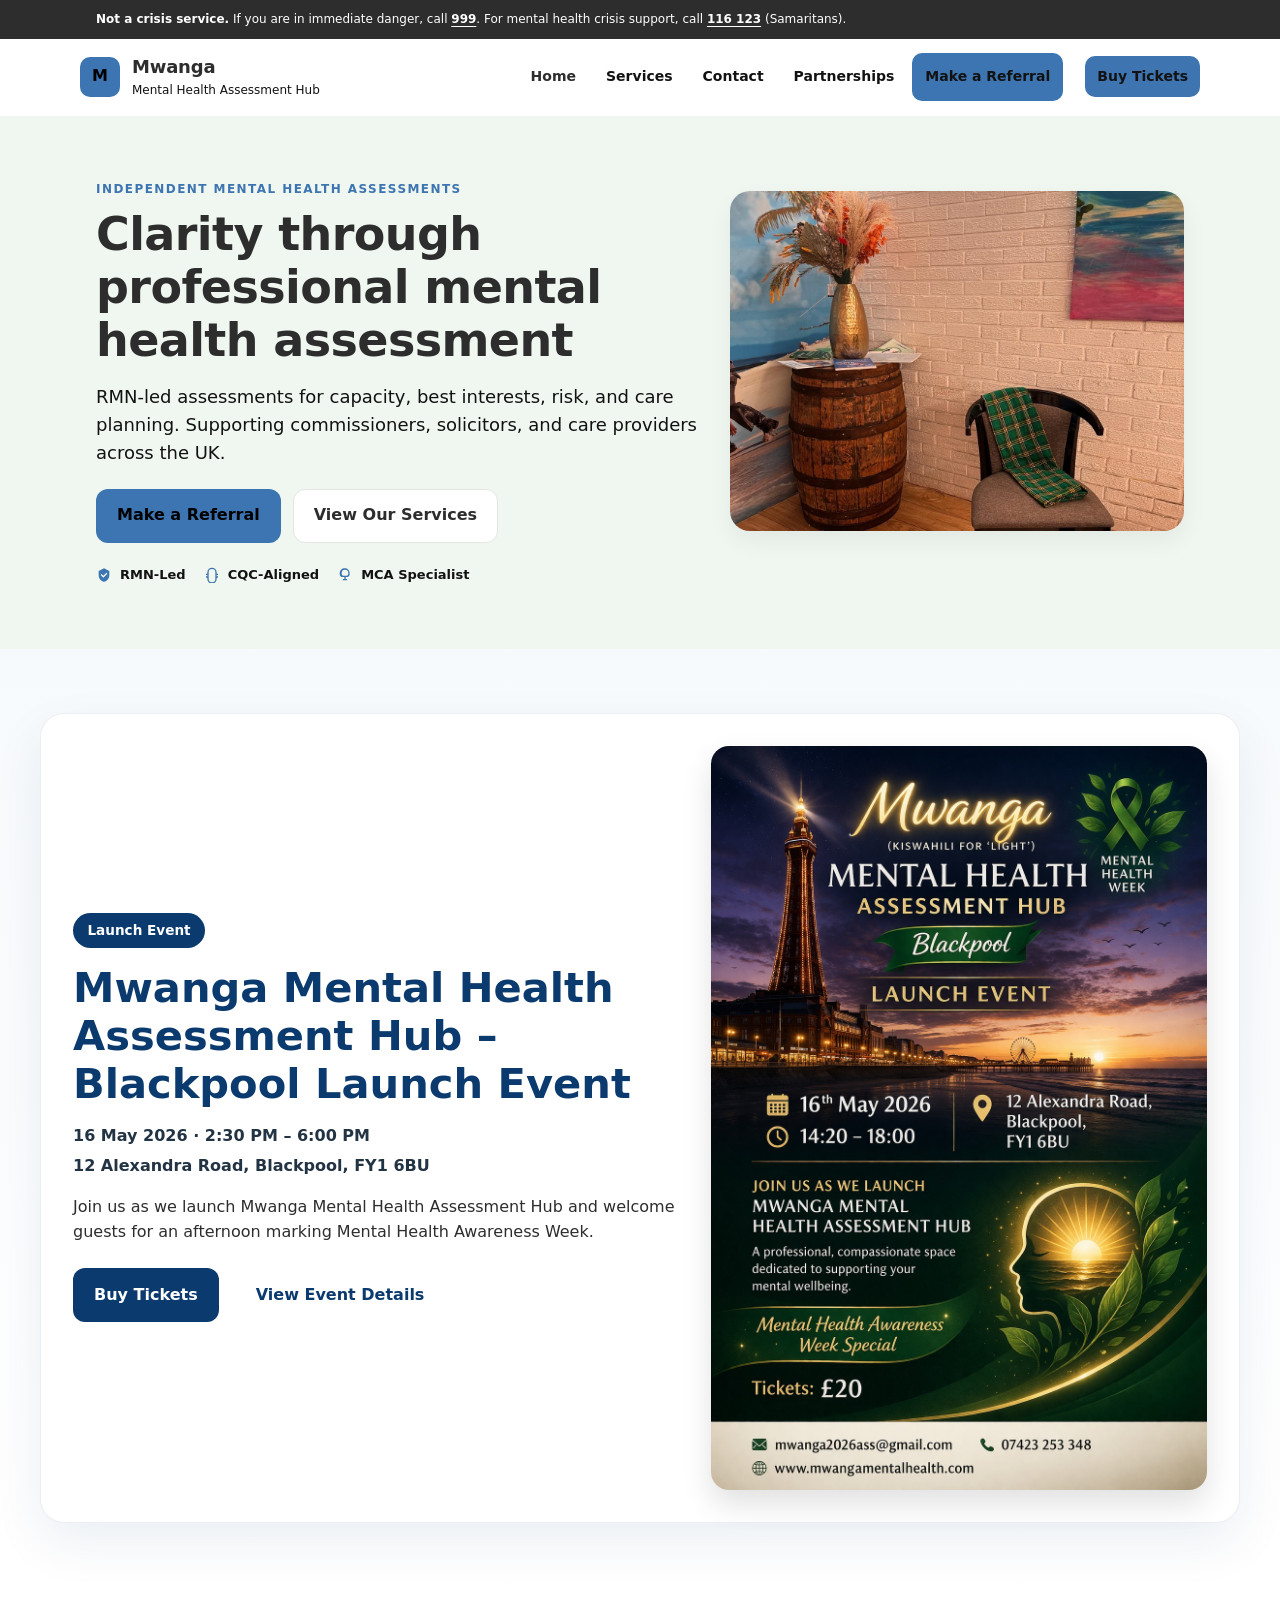
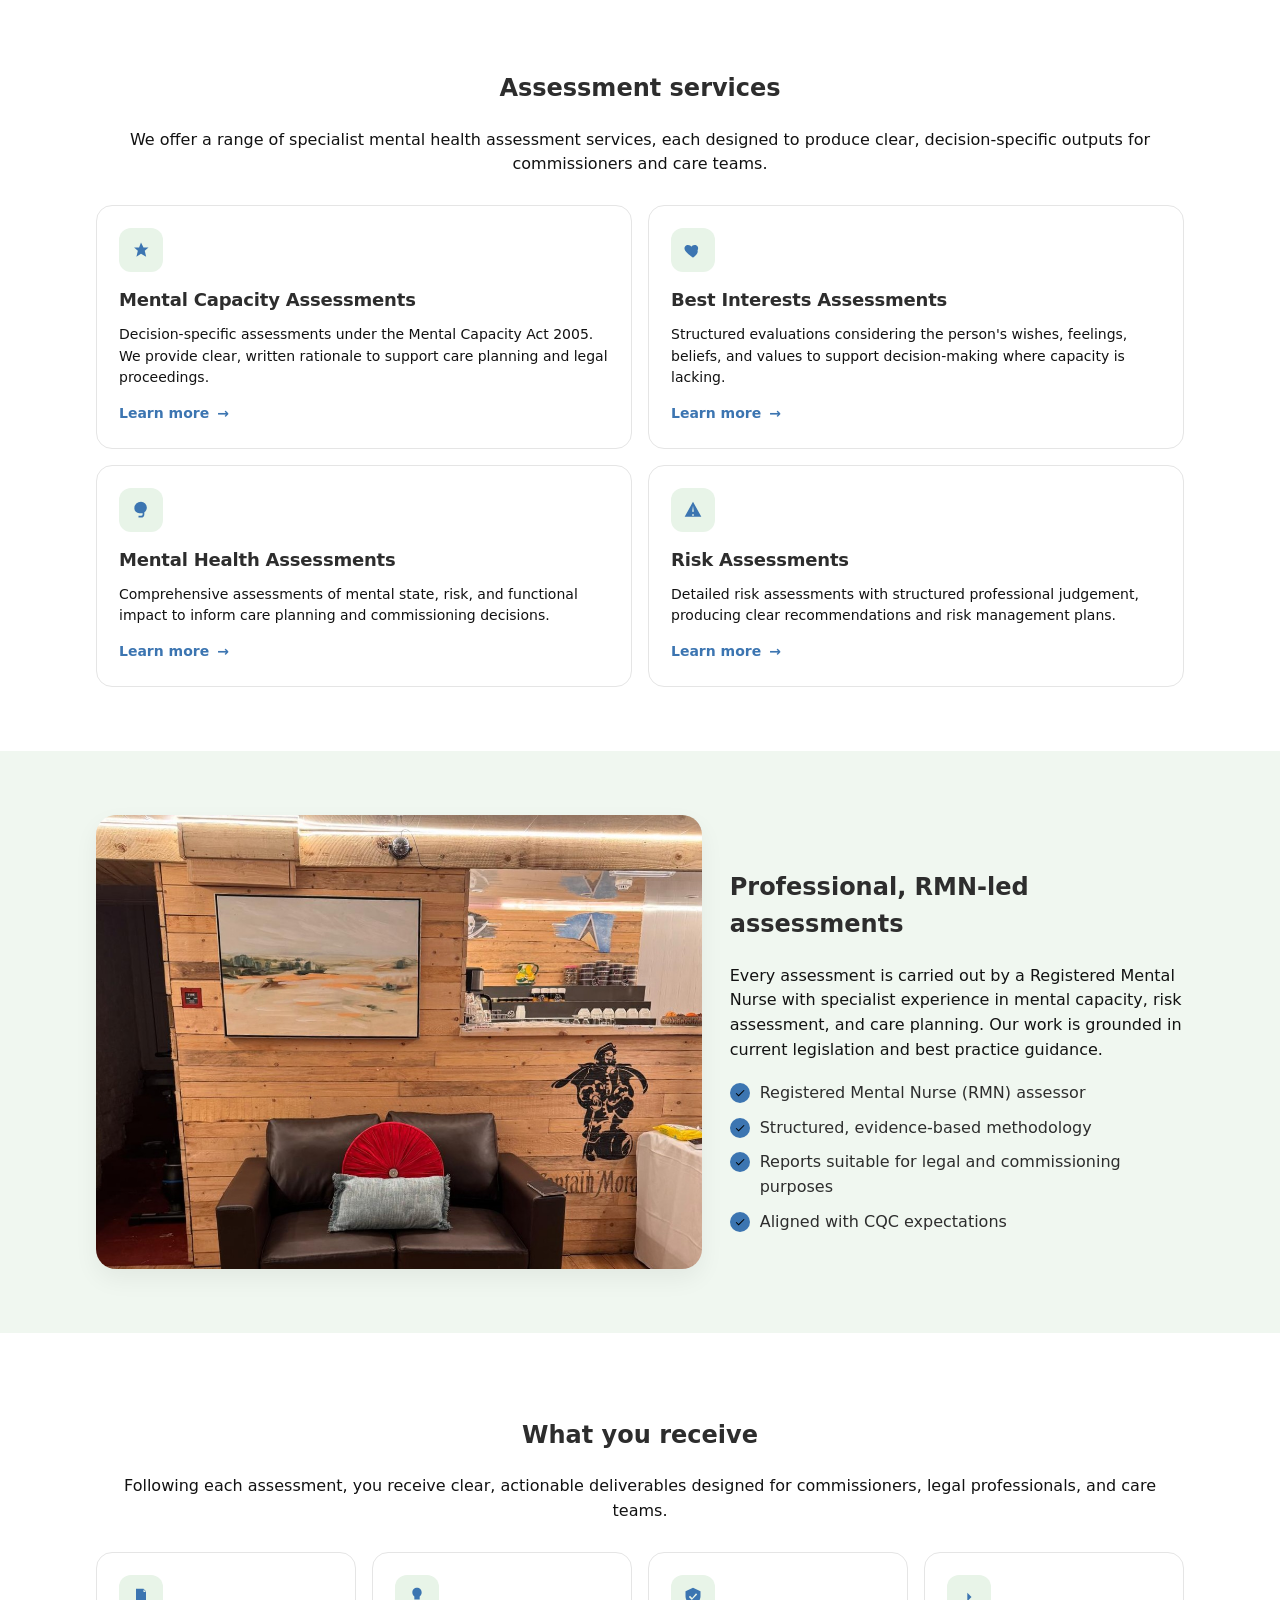
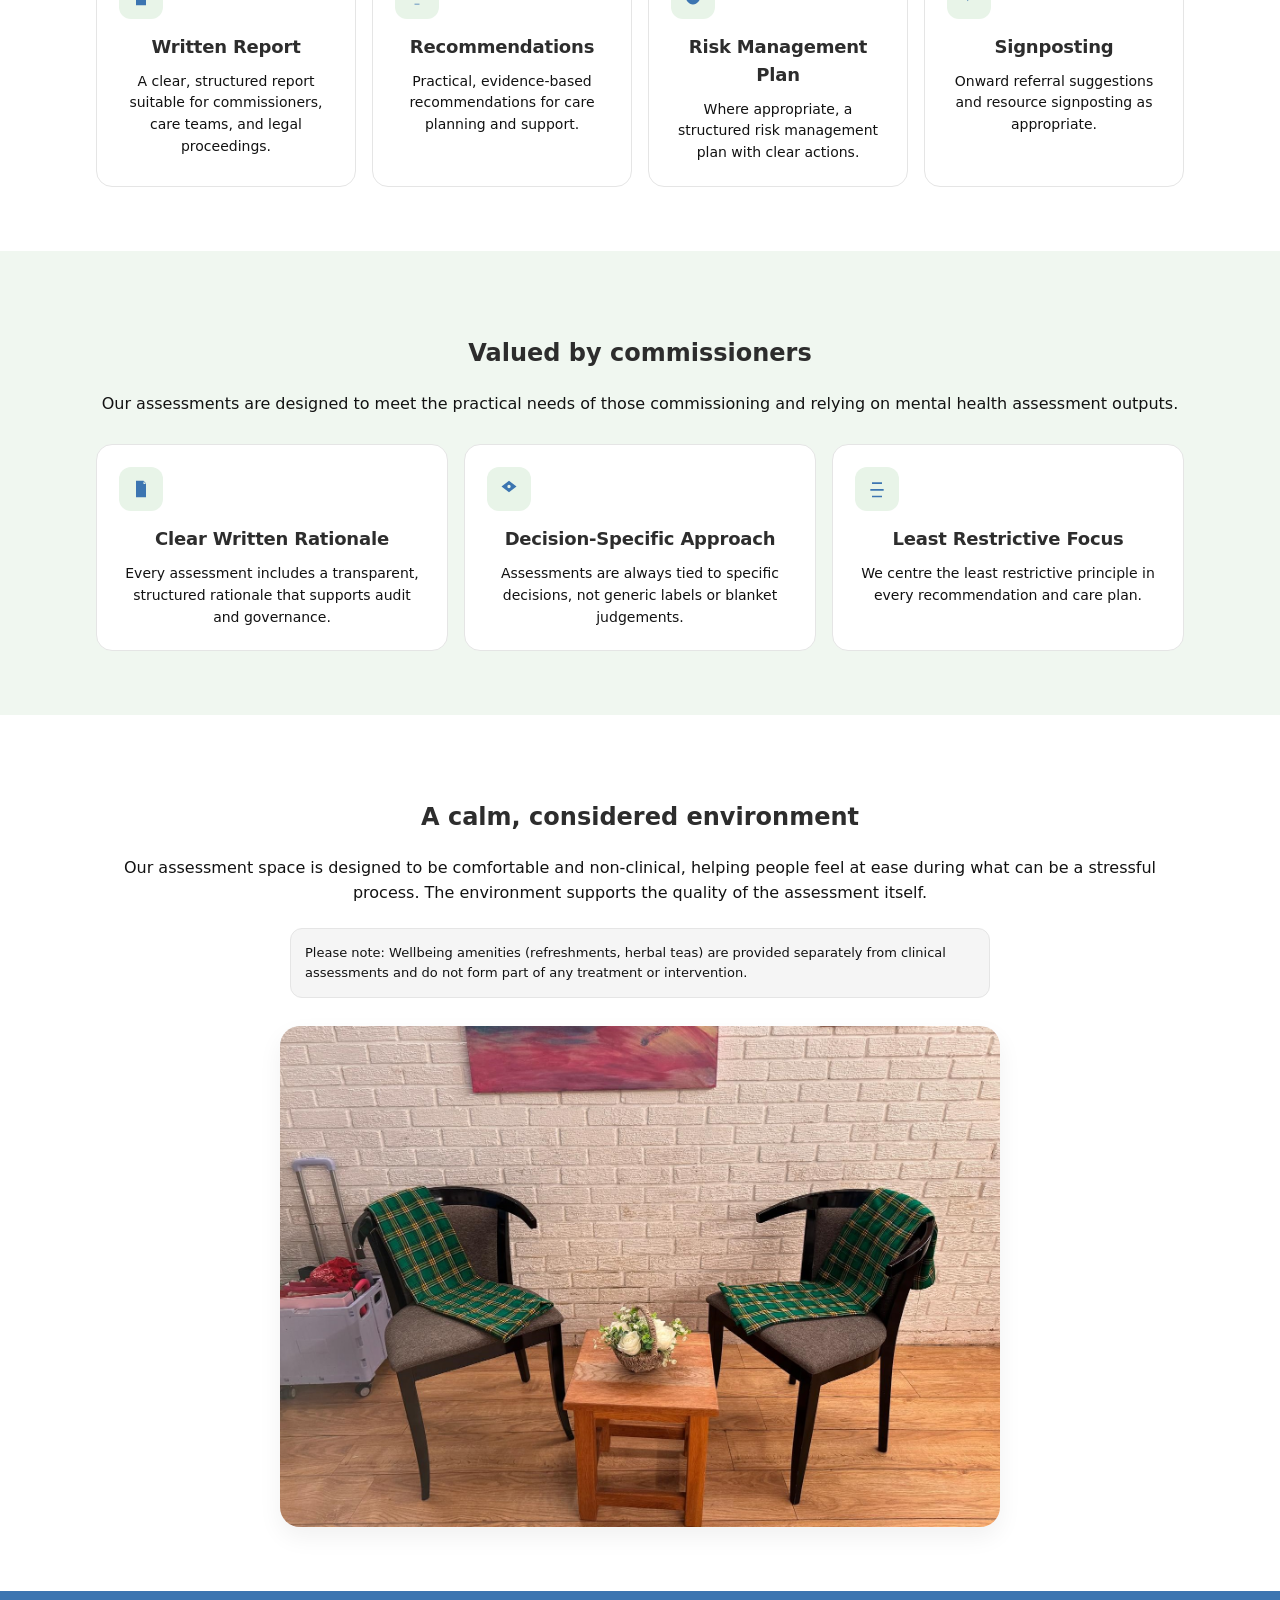
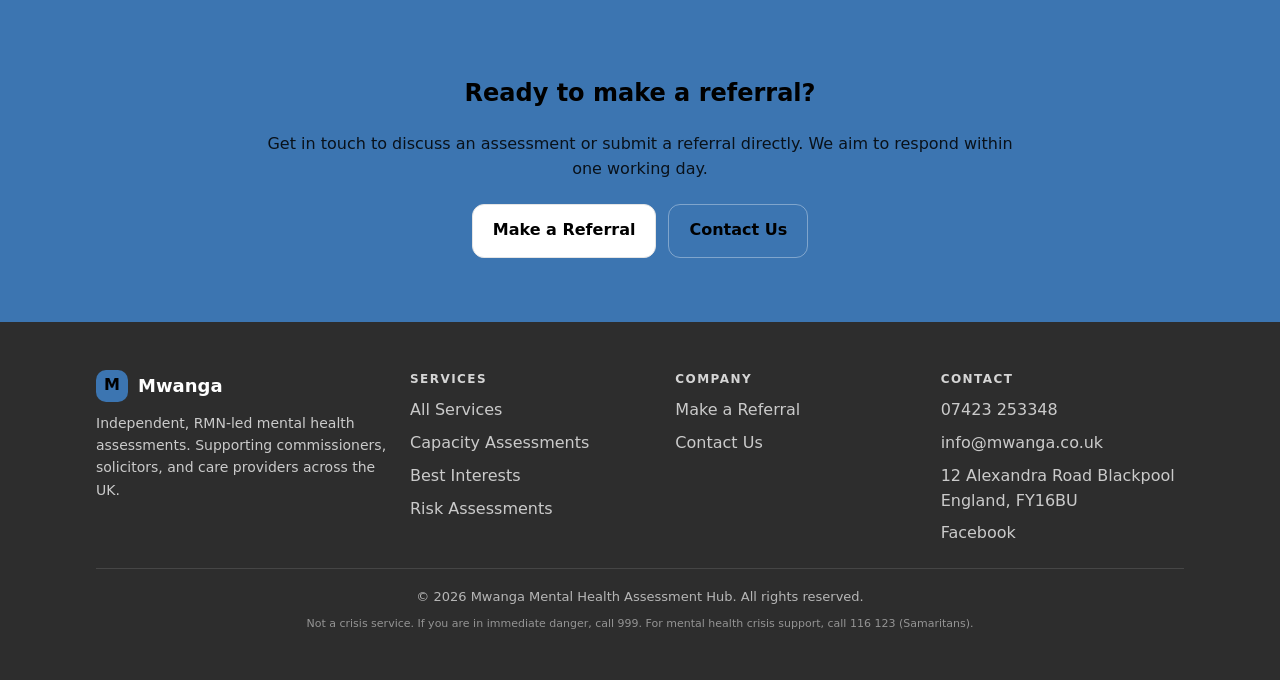
<file: index.html>
<!doctype html>
<html lang="en-GB">
<head>
  <meta charset="utf-8" />
  <meta name="viewport" content="width=device-width, initial-scale=1" />
  <title>Mwanga Mental Health Assessment Hub | Independent Mental Health Assessments</title>
  <meta name="description" content="Independent, RMN-led mental health assessments. Capacity assessments, best interests, risk assessments, and care planning. Supporting commissioners, solicitors, and care providers across the UK." />
  <meta name="keywords" content="mental health assessment, RMN, capacity assessment, risk assessment, best interests, MCA, care planning, commissioning" />

  <meta property="og:title" content="Mwanga Mental Health Assessment Hub" />
  <meta property="og:description" content="Independent, RMN-led mental health assessments with clear written outcomes." />
  <meta property="og:type" content="website" />
  <meta property="og:locale" content="en_GB" />

  <link rel="stylesheet" href="css/styles.css">
  <link rel="icon" href="assets/favicon2.png" type="image/png">
  <link rel="icon" href="/Mwanga/assets/favicon2.png" type="image/png">

  <script type="application/ld+json">
  {
    "@context": "https://schema.org",
    "@type": "MedicalBusiness",
    "name": "Mwanga Mental Health Assessment Hub",
    "description": "Independent, RMN-led mental health assessments with clear written outcomes in Blackpool, Lancashire.",
    "address": {
      "@type": "PostalAddress",
      "streetAddress": "12 Alexandra Road",
      "addressLocality": "Blackpool",
      "addressRegion": "Lancashire",
      "postalCode": "FY1 6BU",
      "addressCountry": "GB"
    },
    "areaServed": {"@type": "Place", "name": "Blackpool, Lancashire"},
    "sameAs": [
      "https://www.facebook.com/people/Mwanga-Mental-Health-Assessment-Hub-Blackpool/61588089440884/"
    ]
  }
  </script>
</head>
<body>
  <a class="skip-link" href="#main-content">Skip to main content</a>

  <div class="crisis" role="note" aria-label="Crisis information">
    <div class="container">
      <strong>Not a crisis service.</strong>
      <span> If you are in immediate danger, call </span><a href="tel:999">999</a><span>. For mental health crisis support, call </span><a href="tel:116123">116 123</a><span> (Samaritans).</span>
    </div>
  </div>

  <header class="header" role="banner">
    <div class="container header__inner">
      <a class="brand" href="index.html" aria-label="Mwanga home">
        <div class="brand__mark" aria-hidden="true">M</div>
        <div>
          <div class="brand__name">Mwanga</div>
          <div class="brand__tag">Mental Health Assessment Hub</div>
        </div>
      </a>

      <nav class="nav" aria-label="Main navigation">
        <a href="index.html" aria-current="page">Home</a>
        <a href="services.html">Services</a>
        <a href="contact.html">Contact</a>
        <a href="investment.html">Partnerships</a>
        <a class="btn btn--primary" href="referrals.html">Make a Referral</a>
          
        
        <!-- TICKETS -->
        <a
  class="nav-ticket-btn"
  href="https://www.tickettailor.com/events/dredah/2131671"
  target="_blank"
  rel="noopener noreferrer"
>
  Buy Tickets
</a>

      </nav>

      <button class="menu-btn" type="button" data-menu-btn aria-label="Open menu" aria-expanded="false">
        <svg viewBox="0 0 24 24" aria-hidden="true"><path d="M4 6h16v2H4zM4 11h16v2H4zM4 16h16v2H4z"/></svg>
      </button>
    </div>

    <div class="mobile" data-mobile-nav>
      <div class="container">
        <div class="stack" role="navigation" aria-label="Mobile navigation">
          <a href="index.html" aria-current="page">Home</a>
          <a href="services.html">Services</a>
          <a href="contact.html">Contact</a>
          <a href="investment.html">Partnerships</a>
          <a class="btn btn--primary" href="referrals.html">Make a Referral</a>

            <!-- TICKETS -->
        <a
  class="nav-ticket-btn"
  href="https://www.tickettailor.com/events/dredah/2131671"
  target="_blank"
  rel="noopener noreferrer"
>
  Buy Tickets
</a>

        </div>
      </div>
    </div>
  </header>

  <main id="main-content">
    <!-- Hero -->
    <section class="section section--secondary hero" aria-label="Hero">
      <div class="container">
        <div class="hero__grid">
          <div>
            <div class="hero__kicker">Independent Mental Health Assessments</div>
            <h1 class="hero__title">Clarity through professional mental health assessment</h1>
            <p class="hero__lead">RMN-led assessments for capacity, best interests, risk, and care planning. Supporting commissioners, solicitors, and care providers across the UK.</p>
            <div class="hero__actions">
              <a class="btn btn--primary" href="referrals.html">Make a Referral</a>
              <a class="btn btn--ghost" href="services.html">View Our Services</a>
            </div>
          </div>

          <div class="hero__img" aria-label="Calm seating area image">
            <img src="assets/Barrel3.jpg" alt="Calm seating area at Mwanga Mental Health Assessment Hub with comfortable chairs and natural decor" loading="eager" />
          </div>
        </div>

        <div class="badges" aria-label="Trust badges">
          <div class="badge">
            <svg viewBox="0 0 24 24" aria-hidden="true"><path d="M12 2l8 4v6c0 5-3.4 9.6-8 10-4.6-.4-8-5-8-10V6l8-4zm-1 14l6-6-1.4-1.4L11 13.2 8.4 10.6 7 12l4 4z"/></svg>
            RMN-Led
          </div>
          <div class="badge">
            <svg viewBox="0 0 24 24" aria-hidden="true"><path d="M12 1a7 7 0 00-7 7v2H3v2h2v2H3v2h2v2a7 7 0 0014 0v-2h2v-2h-2v-2h2v-2h-2V8a7 7 0 00-7-7zm5 7v10a5 5 0 01-10 0V8a5 5 0 0110 0z"/></svg>
            CQC-Aligned
          </div>
          <div class="badge">
            <svg viewBox="0 0 24 24" aria-hidden="true"><path d="M12 2a7 7 0 017 7v1a5 5 0 01-5 5h-1v3h2v2H9v-2h2v-3H9a5 5 0 01-5-5V9a7 7 0 017-7zm-5 8a3 3 0 003 3h4a3 3 0 003-3V9a5 5 0 10-10 0v1z"/></svg>
            MCA Specialist
          </div>
        </div>
      </div>
    </section>

 <!-- TICKETS SECTION -->

<section class="launch-event-section">
  <div class="launch-event-card">
    <div class="launch-event-text">
      <span class="launch-badge">Launch Event</span>
      <h2>Mwanga Mental Health Assessment Hub – Blackpool Launch Event</h2>
      <p class="launch-meta">16 May 2026 · 2:30 PM – 6:00 PM</p>
      <p class="launch-meta">12 Alexandra Road, Blackpool, FY1 6BU</p>
      <p>
        Join us as we launch Mwanga Mental Health Assessment Hub and welcome guests
        for an afternoon marking Mental Health Awareness Week.
      </p>

      <div class="launch-actions">
        <a
          class="btn btn-primary"
          href="https://www.tickettailor.com/events/dredah/2131671"
          target="_blank"
          rel="noopener noreferrer"
        >
          Buy Tickets
        </a>

        <a
          class="btn btn-secondary"
          href="https://www.tickettailor.com/events/dredah/2131671"
          target="_blank"
          rel="noopener noreferrer"
        >
          View Event Details
        </a>
      </div>
    </div>

    <div class="launch-event-image">
      <img
        src="assets/poster.jpeg"
        alt="Mwanga Mental Health Assessment Hub launch event poster"
      />
    </div>
  </div>
</section>






    <!-- Assessment services -->
    <section class="section" aria-labelledby="services-heading">
      <div class="container">
        <div class="center">
          <h2 id="services-heading">Assessment services</h2>
          <p class="muted">We offer a range of specialist mental health assessment services, each designed to produce clear, decision-specific outputs for commissioners and care teams.</p>
        </div>

        <div class="grid grid--2" style="margin-top:28px">
          <article class="card card--hover">
            <div class="icon" aria-hidden="true">
              <svg viewBox="0 0 24 24"><path d="M12 3l3 6h6l-4.5 4 1.7 7-6.2-3.6L6.5 20 8.2 13 3.7 9h6z"/></svg>
            </div>
            <h3>Mental Capacity Assessments</h3>
            <p>Decision-specific assessments under the Mental Capacity Act 2005. We provide clear, written rationale to support care planning and legal proceedings.</p>
            <a class="link" href="services.html#capacity">Learn more <span aria-hidden="true">→</span></a>
          </article>

          <article class="card card--hover">
            <div class="icon" aria-hidden="true">
              <svg viewBox="0 0 24 24"><path d="M12 21s-7-4.4-9.5-8.5C.7 9.1 2.6 6 6 6c2 0 3.2 1 4 2 0 0 1.5-2 4-2 3.4 0 5.3 3.1 3.5 6.5C19 16.6 12 21 12 21z"/></svg>
            </div>
            <h3>Best Interests Assessments</h3>
            <p>Structured evaluations considering the person's wishes, feelings, beliefs, and values to support decision-making where capacity is lacking.</p>
            <a class="link" href="services.html#best-interests">Learn more <span aria-hidden="true">→</span></a>
          </article>

          <article class="card card--hover">
            <div class="icon" aria-hidden="true">
              <svg viewBox="0 0 24 24"><path d="M12 2a7 7 0 017 7c0 2.4-1.2 4.5-3 5.8V17a4 4 0 01-4 4H9v-2h3a2 2 0 002-2v-1H10a6 6 0 01-6-6 8 8 0 018-8z"/></svg>
            </div>
            <h3>Mental Health Assessments</h3>
            <p>Comprehensive assessments of mental state, risk, and functional impact to inform care planning and commissioning decisions.</p>
            <a class="link" href="services.html#mental-health">Learn more <span aria-hidden="true">→</span></a>
          </article>

          <article class="card card--hover">
            <div class="icon" aria-hidden="true">
              <svg viewBox="0 0 24 24"><path d="M12 2l10 18H2L12 2zm0 5l-1 7h2l-1-7zm-1 10v2h2v-2h-2z"/></svg>
            </div>
            <h3>Risk Assessments</h3>
            <p>Detailed risk assessments with structured professional judgement, producing clear recommendations and risk management plans.</p>
            <a class="link" href="services.html#risk">Learn more <span aria-hidden="true">→</span></a>
          </article>
        </div>
      </div>
    </section>

    <!-- Professional -->
    <section class="section section--secondary" aria-labelledby="professional-heading">
      <div class="container">
        <div class="hero__grid">
          <div class="hero__img">
            <img src="assets/sofa3.jpg  " alt="Assessment room resources and information available at Mwanga" loading="lazy" />
          </div>
          <div>
            <h2 id="professional-heading">Professional, RMN-led assessments</h2>
            <p class="muted">Every assessment is carried out by a Registered Mental Nurse with specialist experience in mental capacity, risk assessment, and care planning. Our work is grounded in current legislation and best practice guidance.</p>
            <ul class="ticklist">
              <li><span class="tick" aria-hidden="true"><svg viewBox="0 0 24 24"><path d="M9.2 16.2L4.8 11.8 3.4 13.2l5.8 5.8L21 7.2 19.6 5.8z"/></svg></span><span>Registered Mental Nurse (RMN) assessor</span></li>
              <li><span class="tick" aria-hidden="true"><svg viewBox="0 0 24 24"><path d="M9.2 16.2L4.8 11.8 3.4 13.2l5.8 5.8L21 7.2 19.6 5.8z"/></svg></span><span>Structured, evidence-based methodology</span></li>
              <li><span class="tick" aria-hidden="true"><svg viewBox="0 0 24 24"><path d="M9.2 16.2L4.8 11.8 3.4 13.2l5.8 5.8L21 7.2 19.6 5.8z"/></svg></span><span>Reports suitable for legal and commissioning purposes</span></li>
              <li><span class="tick" aria-hidden="true"><svg viewBox="0 0 24 24"><path d="M9.2 16.2L4.8 11.8 3.4 13.2l5.8 5.8L21 7.2 19.6 5.8z"/></svg></span><span>Aligned with CQC expectations</span></li>
            </ul>
          </div>
        </div>
      </div>
    </section>

    <!-- Deliverables -->
    <section class="section" aria-labelledby="deliverables-heading">
      <div class="container">
        <div class="center">
          <h2 id="deliverables-heading">What you receive</h2>
          <p class="muted">Following each assessment, you receive clear, actionable deliverables designed for commissioners, legal professionals, and care teams.</p>
        </div>

        <div class="grid grid--4" style="margin-top:28px">
          <div class="card center">
            <div class="icon" aria-hidden="true"><svg viewBox="0 0 24 24"><path d="M6 2h9l3 3v17H6V2zm9 1v3h3"/></svg></div>
            <h3>Written Report</h3>
            <p>A clear, structured report suitable for commissioners, care teams, and legal proceedings.</p>
          </div>
          <div class="card center">
            <div class="icon" aria-hidden="true"><svg viewBox="0 0 24 24"><path d="M9 21h6v-1H9v1zm3-20C8.9 1 6.4 3.5 6.4 6.6c0 1.9 1 3.6 2.4 4.7V15h6.4v-3.7c1.4-1.1 2.4-2.8 2.4-4.7C17.6 3.5 15.1 1 12 1z"/></svg></div>
            <h3>Recommendations</h3>
            <p>Practical, evidence-based recommendations for care planning and support.</p>
          </div>
          <div class="card center">
            <div class="icon" aria-hidden="true"><svg viewBox="0 0 24 24"><path d="M12 1l9 4v6c0 5-3.8 9.4-9 10-5.2-.6-9-5-9-10V5l9-4zm-1 14l6-6-1.4-1.4L11 13.2 8.4 10.6 7 12l4 4z"/></svg></div>
            <h3>Risk Management Plan</h3>
            <p>Where appropriate, a structured risk management plan with clear actions.</p>
          </div>
          <div class="card center">
            <div class="icon" aria-hidden="true"><svg viewBox="0 0 24 24"><path d="M10 17l5-5-5-5v10z"/></svg></div>
            <h3>Signposting</h3>
            <p>Onward referral suggestions and resource signposting as appropriate.</p>
          </div>
        </div>
      </div>
    </section>

    <!-- Commissioners -->
    <section class="section section--secondary" aria-labelledby="commissioners-heading">
      <div class="container">
        <div class="center">
          <h2 id="commissioners-heading">Valued by commissioners</h2>
          <p class="muted">Our assessments are designed to meet the practical needs of those commissioning and relying on mental health assessment outputs.</p>
        </div>

        <div class="grid grid--3" style="margin-top:28px">
          <div class="card center">
            <div class="icon" aria-hidden="true"><svg viewBox="0 0 24 24"><path d="M6 2h9l3 3v17H6V2zm9 1v3h3M8 11h8v2H8v-2zm0 4h8v2H8v-2z"/></svg></div>
            <h3>Clear Written Rationale</h3>
            <p>Every assessment includes a transparent, structured rationale that supports audit and governance.</p>
          </div>
          <div class="card center">
            <div class="icon" aria-hidden="true"><svg viewBox="0 0 24 24"><path d="M12 2l9 7-9 7-9-7 9-7zm0 9a2 2 0 100-4 2 2 0 000 4z"/></svg></div>
            <h3>Decision-Specific Approach</h3>
            <p>Assessments are always tied to specific decisions, not generic labels or blanket judgements.</p>
          </div>
          <div class="card center">
            <div class="icon" aria-hidden="true"><svg viewBox="0 0 24 24"><path d="M4 12h16v2H4v-2zm2-8h12v2H6V4zm0 16h12v2H6v-2z"/></svg></div>
            <h3>Least Restrictive Focus</h3>
            <p>We centre the least restrictive principle in every recommendation and care plan.</p>
          </div>
        </div>
      </div>
    </section>

    <!-- Environment -->
    <section class="section" aria-labelledby="environment-heading">
      <div class="container">
        <div class="center">
          <h2 id="environment-heading">A calm, considered environment</h2>
          <p class="muted">Our assessment space is designed to be comfortable and non-clinical, helping people feel at ease during what can be a stressful process. The environment supports the quality of the assessment itself.</p>
        </div>

        <div class="note">
          Please note: Wellbeing amenities (refreshments, herbal teas) are provided separately from clinical assessments and do not form part of any treatment or intervention.
        </div>

        <div style="max-width:720px;margin:28px auto 0;border-radius:20px;overflow:hidden;box-shadow:var(--shadow)">
          <img src="assets/Chair2.jpg" alt="Comfortable chair with tartan throw in the Mwanga assessment room" loading="lazy" />
        </div>
      </div>
    </section>

    <!-- CTA -->
    <section class="section section--primary" aria-labelledby="cta-heading">
      <div class="container center">
        <h2 id="cta-heading">Ready to make a referral?</h2>
        <p style="margin:10px auto 0;max-width:760px;opacity:.85">Get in touch to discuss an assessment or submit a referral directly. We aim to respond within one working day.</p>
        <div style="margin-top:22px;display:flex;gap:12px;justify-content:center;flex-wrap:wrap">
          <a class="btn btn--ghost" href="referrals.html">Make a Referral</a>
          <a class="btn btn--outline-on-primary" href="contact.html">Contact Us</a>
        </div>
      </div>
    </section>
  </main>

  <footer class="footer" role="contentinfo">
    <div class="container">
      <div class="footer__grid">
        <div>
          <div style="display:flex;align-items:center;gap:10px">
            <div class="brand__mark" style="width:32px;height:32px;border-radius:10px">M</div>
            <div style="font-weight:900;font-size:18px">Mwanga</div>
          </div>
          <p>Independent, RMN-led mental health assessments. Supporting commissioners, solicitors, and care providers across the UK.</p>
        </div>

        <div>
          <h4>Services</h4>
          <ul>
            <li><a href="services.html">All Services</a></li>
            <li><a href="services.html#capacity">Capacity Assessments</a></li>
            <li><a href="services.html#best-interests">Best Interests</a></li>
            <li><a href="services.html#risk">Risk Assessments</a></li>
          </ul>
        </div>

        <div>
          <h4>Company</h4>
          <ul>
            <li><a href="referrals.html">Make a Referral</a></li>
            <li><a href="contact.html">Contact Us</a></li>
          </ul>
        </div>

        <div>
          <h4>Contact</h4>
          <ul>
            <li><a href="tel:07423253348">07423 253348</a></li>
            <li><a href="mailto:info@mwanga.co.uk">info@mwanga.co.uk</a></li>
            <li><span style="opacity:.75">12 Alexandra Road Blackpool England, FY16BU</span></li>
            <li>
              <a target="_blank" rel="noopener noreferrer" href="https://www.facebook.com/people/Mwanga-Mental-Health-Assessment-Hub-Blackpool/61588089440884/?mibextid=wwXIfr&rdid=ek3K7pGIb8u2QrM5&share_url=https%3A%2F%2Fwww.facebook.com%2Fshare%2F1C7jdo4sgL%2F%3Fmibextid%3DwwXIfr">Facebook</a>
            </li>
          </ul>
        </div>
      </div>

      <div class="footer__bottom">
        <div>© 2026 Mwanga Mental Health Assessment Hub. All rights reserved.</div>
        <small>Not a crisis service. If you are in immediate danger, call 999. For mental health crisis support, call 116 123 (Samaritans).</small>
      </div>
    </div>
  </footer>

  <div class="bottom-bar" aria-label="Mobile quick actions">
    <a href="referrals.html" aria-label="Refer">
      <svg viewBox="0 0 24 24" aria-hidden="true"><path d="M6 2h9l3 3v17H6V2zm9 1v3h3M8 11h8v2H8v-2zm0 4h8v2H8v-2z"/></svg>
      Refer
    </a>
    <a href="tel:07423253348" aria-label="Call">
      <svg viewBox="0 0 24 24" aria-hidden="true"><path d="M6.6 10.8c1.4 2.8 3.8 5.2 6.6 6.6l2.2-2.2c.3-.3.8-.4 1.2-.2 1 .4 2 .6 3.1.6.7 0 1.3.6 1.3 1.3V21c0 .7-.6 1.3-1.3 1.3C10.1 22.3 1.7 13.9 1.7 3.3 1.7 2.6 2.3 2 3 2h3.6c.7 0 1.3.6 1.3 1.3 0 1.1.2 2.1.6 3.1.1.4 0 .9-.2 1.2l-2.7 3.2z"/></svg>
      Call
    </a>
  </div>

  <button class="to-top" type="button" data-to-top aria-label="Back to top">
    <svg viewBox="0 0 24 24" aria-hidden="true"><path d="M12 5l7 7-1.4 1.4L13 8.8V20h-2V8.8L6.4 13.4 5 12l7-7z"/></svg>
  </button>

  <script src="js/main.js"></script>
</body>
</html>
</file>
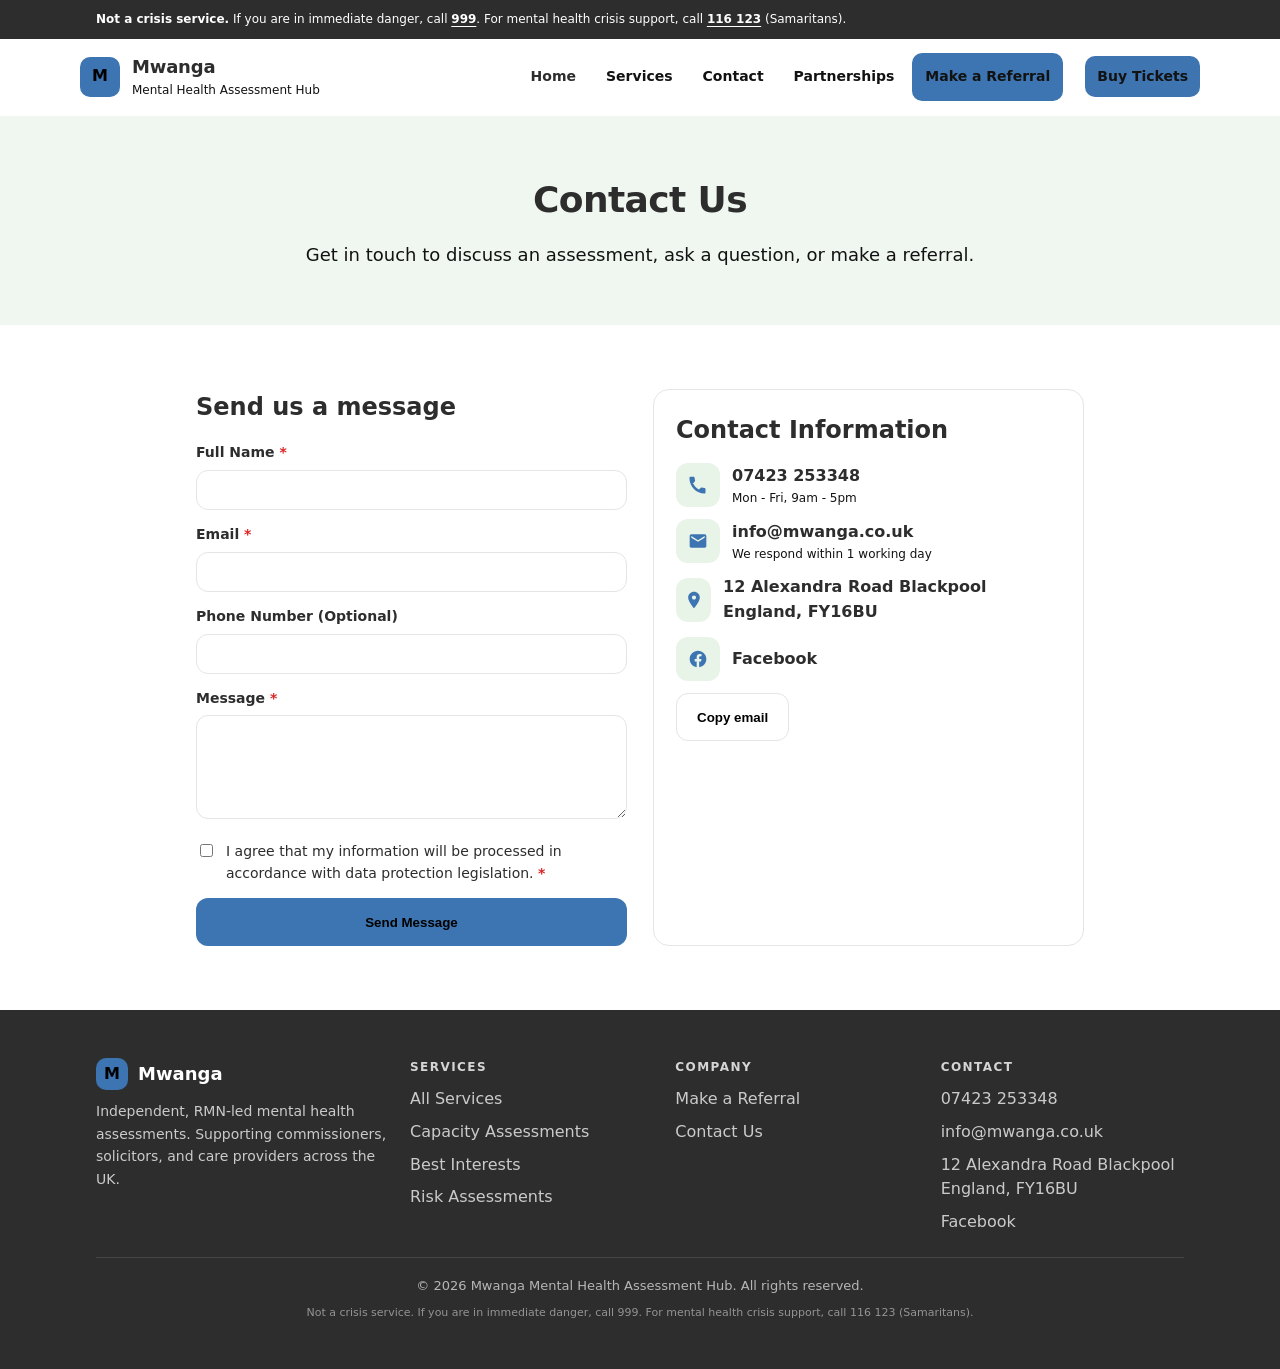
<file: contact.html>
<!doctype html>
<html lang="en-GB">
<head>
  <meta charset="utf-8" />
  <meta name="viewport" content="width=device-width, initial-scale=1" />
  <title>Contact Us | Mwanga Mental Health Assessment Hub</title>
  <meta name="description" content="Get in touch to discuss an assessment, ask a question, or make a referral." />
  <link rel="stylesheet" href="css/styles.css" />


</head>
<body>
  <a class="skip-link" href="#main-content">Skip to main content</a>

  <div class="crisis" role="note" aria-label="Crisis information">
    <div class="container">
      <strong>Not a crisis service.</strong>
      <span> If you are in immediate danger, call </span><a href="tel:999">999</a><span>. For mental health crisis support, call </span><a href="tel:116123">116 123</a><span> (Samaritans).</span>
    </div>
  </div>

  <header class="header" role="banner">
    <div class="container header__inner">
      <a class="brand" href="index.html" aria-label="Mwanga home">
        <div class="brand__mark" aria-hidden="true">M</div>
        <div>
          <div class="brand__name">Mwanga</div>
          <div class="brand__tag">Mental Health Assessment Hub</div>
        </div>
      </a>

      <nav class="nav" aria-label="Main navigation">
        <a href="index.html" aria-current="page">Home</a>
        <a href="services.html">Services</a>
        <a href="contact.html">Contact</a>
        <a href="investment.html">Partnerships</a>
        <a class="btn btn--primary" href="referrals.html">Make a Referral</a>
          
        
        <!-- TICKETS -->
        <a
  class="nav-ticket-btn"
  href="https://www.tickettailor.com/events/dredah/2131671"
  target="_blank"
  rel="noopener noreferrer"
>
  Buy Tickets
</a>

      </nav>

      <button class="menu-btn" type="button" data-menu-btn aria-label="Open menu" aria-expanded="false">
        <svg viewBox="0 0 24 24" aria-hidden="true"><path d="M4 6h16v2H4zM4 11h16v2H4zM4 16h16v2H4z"/></svg>
      </button>
    </div>

    <div class="mobile" data-mobile-nav>
      <div class="container">
        <div class="stack" role="navigation" aria-label="Mobile navigation">
          <a href="index.html" aria-current="page">Home</a>
          <a href="services.html">Services</a>
          <a href="contact.html">Contact</a>
          <a href="investment.html">Partnerships</a>
          <a class="btn btn--primary" href="referrals.html">Make a Referral</a>

            <!-- TICKETS -->
        <a
  class="nav-ticket-btn"
  href="https://www.tickettailor.com/events/dredah/2131671"
  target="_blank"
  rel="noopener noreferrer"
>
  Buy Tickets
</a>

        </div>
      </div>
    </div>
  </header>

  <main id="main-content">
    <section class="section section--secondary pagehead">
      <div class="container center">
        <h1>Contact Us</h1>
        <p>Get in touch to discuss an assessment, ask a question, or make a referral.</p>
      </div>
    </section>

    <section class="section">
      <div class="container" style="max-width:920px">
        <div class="grid grid--2" style="gap:26px">

          <div>
            <h2 style="margin:0">Send us a message</h2>
            <form class="form" data-mailto-form data-mailto-to="info@mwanga.co.uk" data-mailto-subject="Contact from website" style="margin-top:16px">
              <div class="field">
                <label for="fullName">Full Name <span class="req">*</span></label>
                <input id="fullName" name="fullName" type="text" required data-mailto data-mailto-label="Name" />
              </div>
              <div class="field">
                <label for="email">Email <span class="req">*</span></label>
                <input id="email" name="email" type="email" required data-mailto data-mailto-label="Email" />
              </div>
              <div class="field">
                <label for="phone">Phone Number (Optional)</label>
                <input id="phone" name="phone" type="tel" data-mailto data-mailto-label="Phone" />
              </div>
              <div class="field">
                <label for="message">Message <span class="req">*</span></label>
                <textarea id="message" name="message" rows="5" required data-mailto data-mailto-label="Message"></textarea>
              </div>
              <label class="checkbox">
                <input type="checkbox" name="dataProtection" required data-mailto data-mailto-label="Data protection agreed" />
                <span>I agree that my information will be processed in accordance with data protection legislation. <span class="req">*</span></span>
              </label>
              <button class="btn btn--primary" type="submit" style="width:100%">Send Message</button>
            </form>
          </div>

          <div class="card">
            <h2 style="margin:0">Contact Information</h2>
            <div style="margin-top:14px;display:flex;flex-direction:column;gap:12px">
              <a href="tel:07423253348" style="text-decoration:none">
                <div style="display:flex;gap:12px;align-items:center">
                  <div class="icon" style="margin:0" aria-hidden="true"><svg viewBox="0 0 24 24"><path d="M6.6 10.8c1.4 2.8 3.8 5.2 6.6 6.6l2.2-2.2c.3-.3.8-.4 1.2-.2 1 .4 2 .6 3.1.6.7 0 1.3.6 1.3 1.3V21c0 .7-.6 1.3-1.3 1.3C10.1 22.3 1.7 13.9 1.7 3.3 1.7 2.6 2.3 2 3 2h3.6c.7 0 1.3.6 1.3 1.3 0 1.1.2 2.1.6 3.1.1.4 0 .9-.2 1.2l-2.7 3.2z"/></svg></div>
                  <div>
                    <div style="font-weight:900">07423 253348</div>
                    <div class="muted" style="font-size:12px">Mon - Fri, 9am - 5pm</div>
                  </div>
                </div>
              </a>

              <a href="mailto:info@mwanga.co.uk" style="text-decoration:none">
                <div style="display:flex;gap:12px;align-items:center">
                  <div class="icon" style="margin:0" aria-hidden="true"><svg viewBox="0 0 24 24"><path d="M20 4H4c-1.1 0-2 .9-2 2v12c0 1.1.9 2 2 2h16c1.1 0 2-.9 2-2V6c0-1.1-.9-2-2-2zm0 4l-8 5-8-5V6l8 5 8-5v2z"/></svg></div>
                  <div>
                    <div style="font-weight:900">info@mwanga.co.uk</div>
                    <div class="muted" style="font-size:12px">We respond within 1 working day</div>
                  </div>
                </div>
              </a>

              <div style="display:flex;gap:12px;align-items:center">
                <div class="icon" style="margin:0" aria-hidden="true"><svg viewBox="0 0 24 24"><path d="M12 2c-3.9 0-7 3.1-7 7 0 5.3 7 13 7 13s7-7.7 7-13c0-3.9-3.1-7-7-7zm0 9.5c-1.4 0-2.5-1.1-2.5-2.5S10.6 6.5 12 6.5s2.5 1.1 2.5 2.5S13.4 11.5 12 11.5z"/></svg></div>
                <div>
                  <div style="font-weight:900">12 Alexandra Road Blackpool England, FY16BU</div>
                </div>
              </div>

              <div style="display:flex;gap:12px;align-items:center">
                <div class="icon" style="margin:0" aria-hidden="true"><svg viewBox="0 0 24 24"><path d="M22 12c0-5.5-4.5-10-10-10S2 6.5 2 12c0 5 3.7 9.1 8.4 9.9V15H8v-3h2.4V9.8c0-2.4 1.4-3.8 3.7-3.8 1.1 0 2.2.2 2.2.2v2.4H15c-1.2 0-1.6.8-1.6 1.6V12h2.7l-.4 3h-2.3v6.9C18.3 21.1 22 17 22 12z"/></svg></div>
                <div>
                  <a target="_blank" rel="noopener noreferrer" href="https://www.facebook.com/people/Mwanga-Mental-Health-Assessment-Hub-Blackpool/61588089440884/?mibextid=wwXIfr&rdid=ek3K7pGIb8u2QrM5&share_url=https%3A%2F%2Fwww.facebook.com%2Fshare%2F1C7jdo4sgL%2F%3Fmibextid%3DwwXIfr" style="font-weight:900;text-decoration:none">Facebook</a>
                </div>
              </div>

              <button class="btn btn--ghost" type="button" data-copy-email="info@mwanga.co.uk" style="width:fit-content">Copy email</button>
            </div>
          </div>

        </div>
      </div>
    </section>
  </main>

  <footer class="footer" role="contentinfo">
    <div class="container">
      <div class="footer__grid">
        <div>
          <div style="display:flex;align-items:center;gap:10px">
            <div class="brand__mark" style="width:32px;height:32px;border-radius:10px">M</div>
            <div style="font-weight:900;font-size:18px">Mwanga</div>
          </div>
          <p>Independent, RMN-led mental health assessments. Supporting commissioners, solicitors, and care providers across the UK.</p>
        </div>

        <div>
          <h4>Services</h4>
          <ul>
            <li><a href="services.html">All Services</a></li>
            <li><a href="services.html#capacity">Capacity Assessments</a></li>
            <li><a href="services.html#best-interests">Best Interests</a></li>
            <li><a href="services.html#risk">Risk Assessments</a></li>
          </ul>
        </div>

        <div>
          <h4>Company</h4>
          <ul>
            <li><a href="referrals.html">Make a Referral</a></li>
            <li><a href="contact.html">Contact Us</a></li>
          </ul>
        </div>

        <div>
          <h4>Contact</h4>
          <ul>
            <li><a href="tel:07423253348">07423 253348</a></li>
            <li><a href="mailto:info@mwanga.co.uk">info@mwanga.co.uk</a></li>
            <li><span style="opacity:.75">12 Alexandra Road Blackpool England, FY16BU</span></li>
            <li>
              <a target="_blank" rel="noopener noreferrer" href="https://www.facebook.com/people/Mwanga-Mental-Health-Assessment-Hub-Blackpool/61588089440884/?mibextid=wwXIfr&rdid=ek3K7pGIb8u2QrM5&share_url=https%3A%2F%2Fwww.facebook.com%2Fshare%2F1C7jdo4sgL%2F%3Fmibextid%3DwwXIfr">Facebook</a>
            </li>
          </ul>
        </div>
      </div>

      <div class="footer__bottom">
        <div>© 2026 Mwanga Mental Health Assessment Hub. All rights reserved.</div>
        <small>Not a crisis service. If you are in immediate danger, call 999. For mental health crisis support, call 116 123 (Samaritans).</small>
      </div>
    </div>
  </footer>

  <div class="bottom-bar" aria-label="Mobile quick actions">
    <a href="referrals.html" aria-label="Refer">
      <svg viewBox="0 0 24 24" aria-hidden="true"><path d="M6 2h9l3 3v17H6V2zm9 1v3h3M8 11h8v2H8v-2zm0 4h8v2H8v-2z"/></svg>
      Refer
    </a>
    <a href="tel:07423253348" aria-label="Call">
      <svg viewBox="0 0 24 24" aria-hidden="true"><path d="M6.6 10.8c1.4 2.8 3.8 5.2 6.6 6.6l2.2-2.2c.3-.3.8-.4 1.2-.2 1 .4 2 .6 3.1.6.7 0 1.3.6 1.3 1.3V21c0 .7-.6 1.3-1.3 1.3C10.1 22.3 1.7 13.9 1.7 3.3 1.7 2.6 2.3 2 3 2h3.6c.7 0 1.3.6 1.3 1.3 0 1.1.2 2.1.6 3.1.1.4 0 .9-.2 1.2l-2.7 3.2z"/></svg>
      Call
    </a>
  </div>

  <button class="to-top" type="button" data-to-top aria-label="Back to top">
    <svg viewBox="0 0 24 24" aria-hidden="true"><path d="M12 5l7 7-1.4 1.4L13 8.8V20h-2V8.8L6.4 13.4 5 12l7-7z"/></svg>
  </button>

  <script src="js/main.js"></script>
</body>
</html>
</file>
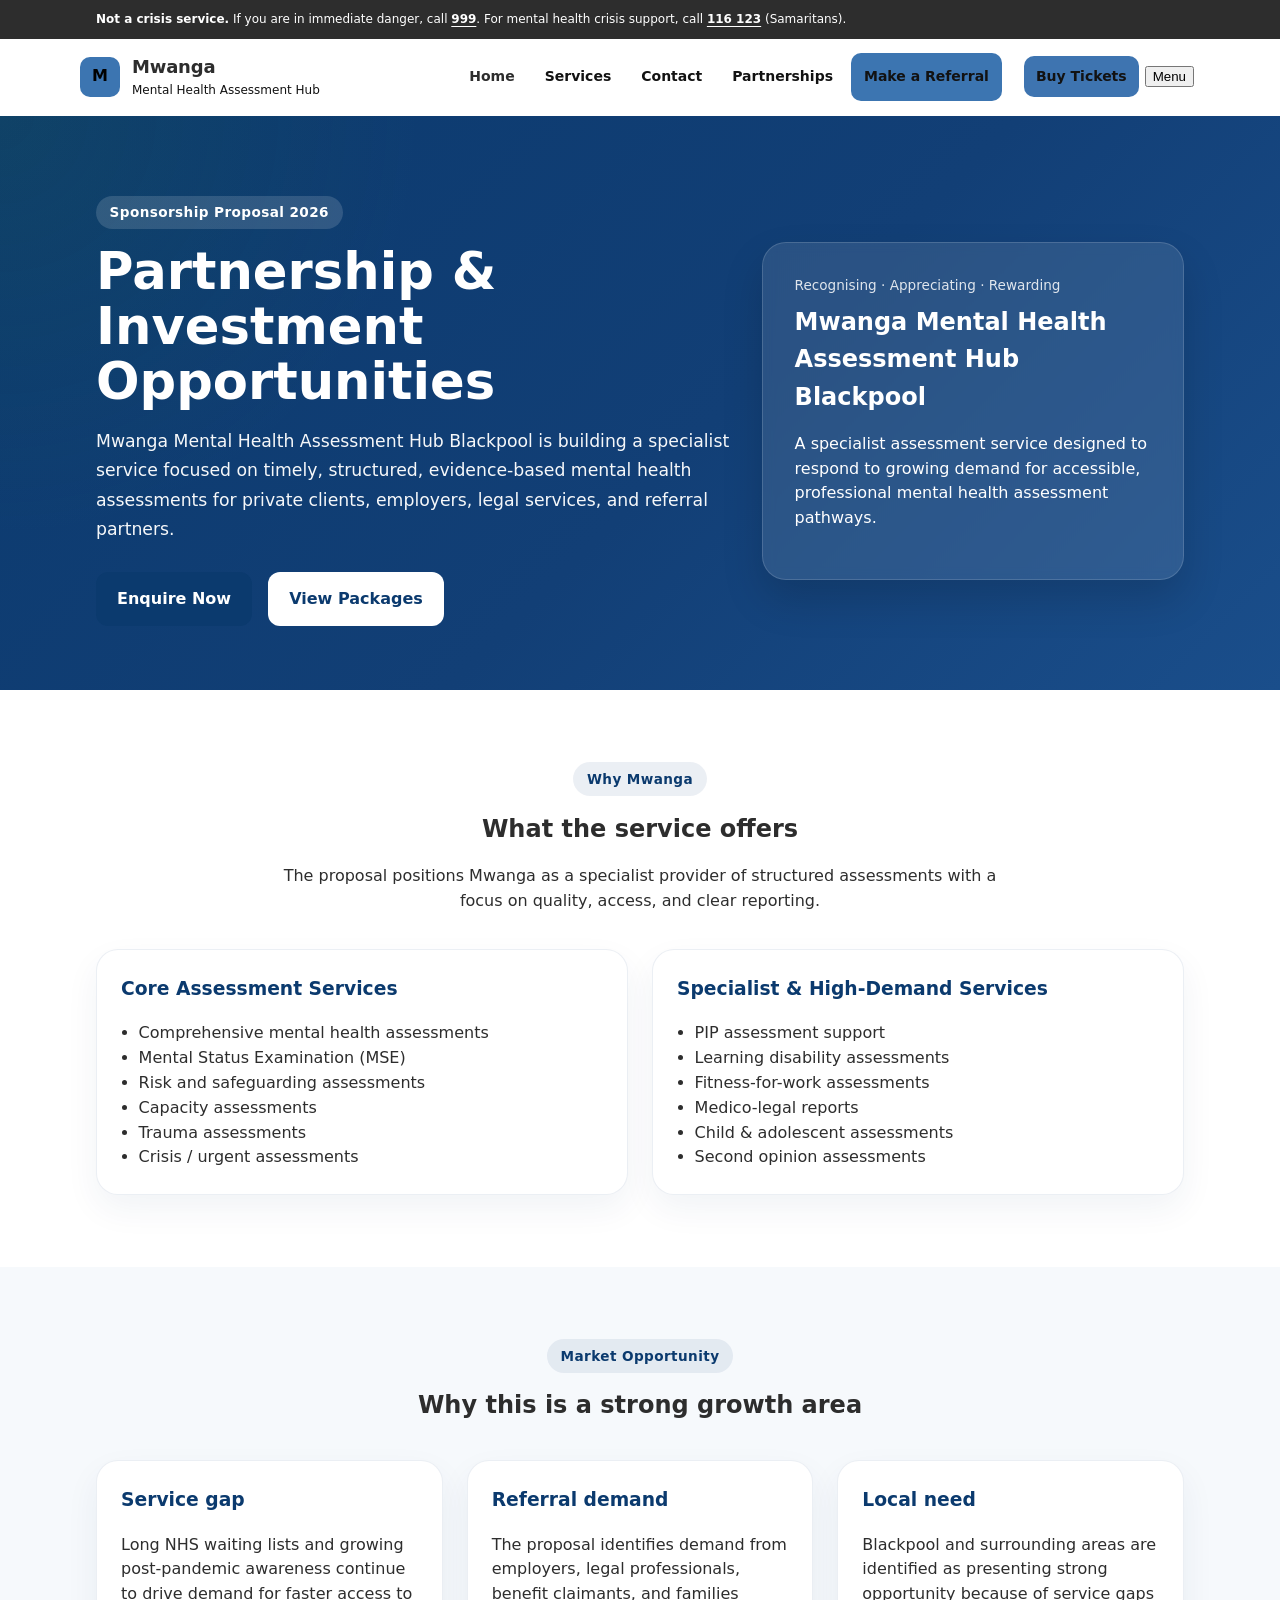
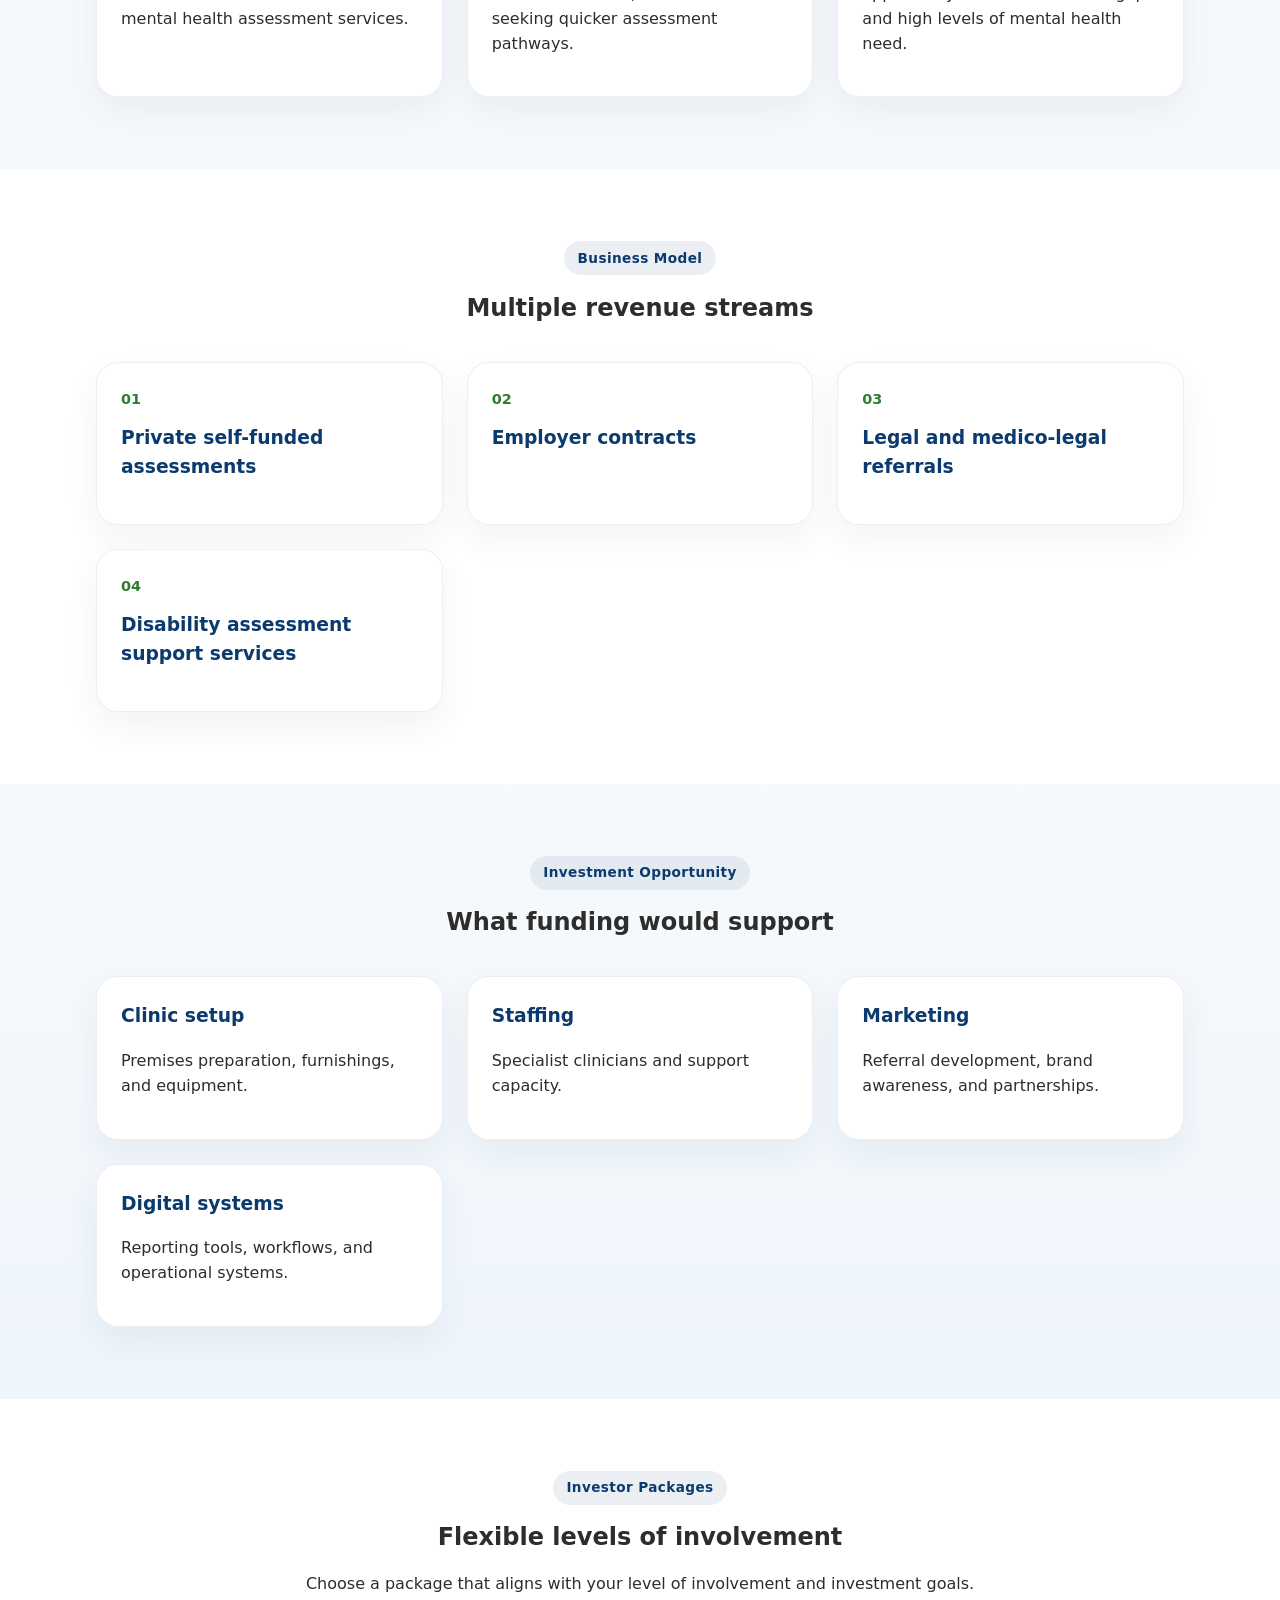
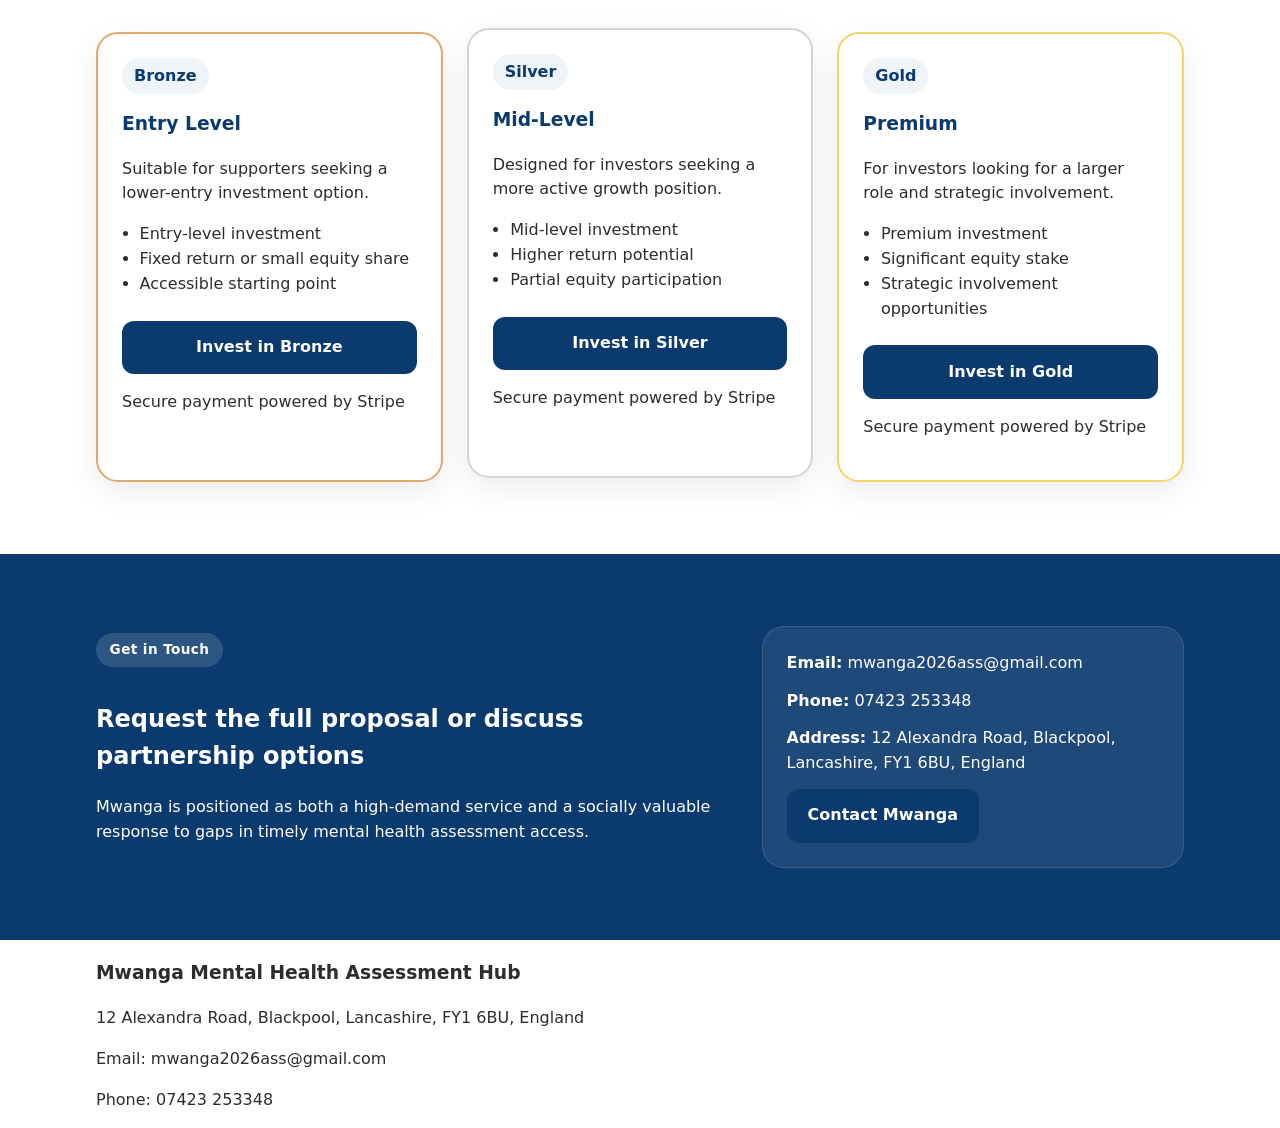
<file: investment.html>
<!doctype html>
<html lang="en-GB">
<head>
  <meta charset="utf-8" />
  <meta name="viewport" content="width=device-width, initial-scale=1" />
  <title>Mwanga Mental Health Assessment Hub | Independent Mental Health Assessments</title>
  <meta name="description" content="Independent, RMN-led mental health assessments. Capacity assessments, best interests, risk assessments, and care planning. Supporting commissioners, solicitors, and care providers across the UK." />
  <meta name="keywords" content="mental health assessment, RMN, capacity assessment, risk assessment, best interests, MCA, care planning, commissioning" />

  <meta property="og:title" content="Mwanga Mental Health Assessment Hub" />
  <meta property="og:description" content="Independent, RMN-led mental health assessments with clear written outcomes." />
  <meta property="og:type" content="website" />
  <meta property="og:locale" content="en_GB" />

  <link rel="stylesheet" href="css/styles.css">
  <link rel="icon" href="assets/favicon2.png" type="image/png">
  <link rel="icon" href="/Mwanga/assets/favicon2.png" type="image/png">

  <script type="application/ld+json">
  {
    "@context": "https://schema.org",
    "@type": "MedicalBusiness",
    "name": "Mwanga Mental Health Assessment Hub",
    "description": "Independent, RMN-led mental health assessments with clear written outcomes in Blackpool, Lancashire.",
    "address": {
      "@type": "PostalAddress",
      "streetAddress": "12 Alexandra Road",
      "addressLocality": "Blackpool",
      "addressRegion": "Lancashire",
      "postalCode": "FY1 6BU",
      "addressCountry": "GB"
    },
    "areaServed": {"@type": "Place", "name": "Blackpool, Lancashire"},
    "sameAs": [
      "https://www.facebook.com/people/Mwanga-Mental-Health-Assessment-Hub-Blackpool/61588089440884/"
    ]
  }
  </script>
</head>
<body>
  <a class="skip-link" href="#main-content">Skip to main content</a>

  <div class="crisis" role="note" aria-label="Crisis information">
    <div class="container">
      <strong>Not a crisis service.</strong>
      <span> If you are in immediate danger, call </span><a href="tel:999">999</a><span>. For mental health crisis support, call </span><a href="tel:116123">116 123</a><span> (Samaritans).</span>
    </div>
  </div>

  <header class="header" role="banner">
    <div class="container header__inner">
      <a class="brand" href="index.html" aria-label="Mwanga home">
        <div class="brand__mark" aria-hidden="true">M</div>
        <div>
          <div class="brand__name">Mwanga</div>
          <div class="brand__tag">Mental Health Assessment Hub</div>
        </div>
      </a>

      <nav class="nav" aria-label="Main navigation">
        <a href="index.html" aria-current="page">Home</a>
        <a href="services.html">Services</a>
        <a href="contact.html">Contact</a>
        <a href="investment.html">Partnerships</a>
        <a class="btn btn--primary" href="referrals.html">Make a Referral</a>
          
        
        <!-- TICKETS -->
        <a
  class="nav-ticket-btn"
  href="https://www.tickettailor.com/events/dredah/2131671"
  target="_blank"
  rel="noopener noreferrer"
>
  Buy Tickets
</a>

<button data-menu-btn aria-expanded="false">Menu</button>
<nav data-mobile-nav>

      </nav>

      
      <button class="menu-btn" type="button" data-menu-btn aria-label="Open menu" aria-expanded="false">
        <svg viewBox="0 0 24 24" aria-hidden="true"><path d="M4 6h16v2H4zM4 11h16v2H4zM4 16h16v2H4z"/></svg>
      </button>
    </div>

    <div class="mobile" data-mobile-nav>
      <div class="container">
        <div class="stack" role="navigation" aria-label="Mobile navigation">
          <a href="index.html" aria-current="page">Home</a>
          <a href="services.html">Services</a>
          <a href="contact.html">Contact</a>
          <a href="investment.html">Partnerships</a>
          <a class="btn btn--primary" href="referrals.html">Make a Referral</a>

            <!-- TICKETS -->
        <a
  class="nav-ticket-btn"
  href="https://www.tickettailor.com/events/dredah/2131671"
  target="_blank"
  rel="noopener noreferrer"
>
  Buy Tickets
</a>

        </div>
      </div>
    </div>
  </header>


  <main>
    <section class="investment-hero">
      <div class="container investment-hero-grid">
        <div class="investment-hero-copy">
          <span class="eyebrow">Sponsorship Proposal 2026</span>
          <h1>Partnership & Investment Opportunities</h1>
          <p class="lead">
            Mwanga Mental Health Assessment Hub Blackpool is building a specialist service focused on timely,
            structured, evidence-based mental health assessments for private clients, employers, legal services,
            and referral partners.
          </p>
          <div class="hero-actions">
            <a href="contact.html" class="btn btn-primary">Enquire Now</a>
            <a href="#packages" class="btn btn-secondary">View Packages</a>
          </div>
        </div>

        <div class="proposal-card">
          <div class="proposal-card-inner">
            <p class="mini-label">Recognising · Appreciating · Rewarding</p>
            <h2>Mwanga Mental Health Assessment Hub Blackpool</h2>
            <p>
              A specialist assessment service designed to respond to growing demand for accessible,
              professional mental health assessment pathways.
            </p>
          </div>
        </div>
      </div>
    </section>

    <section class="investment-section">
      <div class="container">
        <div class="section-heading">
          <span class="eyebrow">Why Mwanga</span>
          <h2>What the service offers</h2>
          <p>
            The proposal positions Mwanga as a specialist provider of structured assessments with a focus on quality,
            access, and clear reporting.
          </p>
        </div>

        <div class="investment-grid">
          <article class="investment-card">
            <h3>Core Assessment Services</h3>
            <ul>
              <li>Comprehensive mental health assessments</li>
              <li>Mental Status Examination (MSE)</li>
              <li>Risk and safeguarding assessments</li>
              <li>Capacity assessments</li>
              <li>Trauma assessments</li>
              <li>Crisis / urgent assessments</li>
            </ul>
          </article>

          <article class="investment-card">
            <h3>Specialist & High-Demand Services</h3>
            <ul>
              <li>PIP assessment support</li>
              <li>Learning disability assessments</li>
              <li>Fitness-for-work assessments</li>
              <li>Medico-legal reports</li>
              <li>Child & adolescent assessments</li>
              <li>Second opinion assessments</li>
            </ul>
          </article>
        </div>
      </div>
    </section>

    <section class="investment-section investment-section-alt">
      <div class="container">
        <div class="section-heading">
          <span class="eyebrow">Market Opportunity</span>
          <h2>Why this is a strong growth area</h2>
        </div>

        <div class="opportunity-grid">
          <div class="opportunity-box">
            <h3>Service gap</h3>
            <p>
              Long NHS waiting lists and growing post-pandemic awareness continue to drive demand for faster access
              to mental health assessment services.
            </p>
          </div>

          <div class="opportunity-box">
            <h3>Referral demand</h3>
            <p>
              The proposal identifies demand from employers, legal professionals, benefit claimants,
              and families seeking quicker assessment pathways.
            </p>
          </div>

          <div class="opportunity-box">
            <h3>Local need</h3>
            <p>
              Blackpool and surrounding areas are identified as presenting strong opportunity because of service gaps
              and high levels of mental health need.
            </p>
          </div>
        </div>
      </div>
    </section>

    <section class="investment-section">
      <div class="container">
        <div class="section-heading">
          <span class="eyebrow">Business Model</span>
          <h2>Multiple revenue streams</h2>
        </div>

        <div class="revenue-grid">
          <div class="revenue-item">
            <span class="revenue-number">01</span>
            <h3>Private self-funded assessments</h3>
          </div>
          <div class="revenue-item">
            <span class="revenue-number">02</span>
            <h3>Employer contracts</h3>
          </div>
          <div class="revenue-item">
            <span class="revenue-number">03</span>
            <h3>Legal and medico-legal referrals</h3>
          </div>
          <div class="revenue-item">
            <span class="revenue-number">04</span>
            <h3>Disability assessment support services</h3>
          </div>
        </div>
      </div>
    </section>

    <section class="investment-section funding-band">
      <div class="container">
        <div class="section-heading">
          <span class="eyebrow">Investment Opportunity</span>
          <h2>What funding would support</h2>
        </div>

        <div class="funding-grid">
          <div class="funding-card">
            <h3>Clinic setup</h3>
            <p>Premises preparation, furnishings, and equipment.</p>
          </div>
          <div class="funding-card">
            <h3>Staffing</h3>
            <p>Specialist clinicians and support capacity.</p>
          </div>
          <div class="funding-card">
            <h3>Marketing</h3>
            <p>Referral development, brand awareness, and partnerships.</p>
          </div>
          <div class="funding-card">
            <h3>Digital systems</h3>
            <p>Reporting tools, workflows, and operational systems.</p>
          </div>
        </div>
      </div>
    </section>

    <section id="packages" class="investment-section">
  <div class="container">
    <div class="section-heading">
      <span class="eyebrow">Investor Packages</span>
      <h2>Flexible levels of involvement</h2>
      <p>
        Choose a package that aligns with your level of involvement and investment goals.
      </p>
    </div>

    <div class="packages-grid">

      <!-- BRONZE -->
      <article class="package-card bronze">
        <span class="package-label">Bronze</span>
        <h3>Entry Level</h3>
        <p>Suitable for supporters seeking a lower-entry investment option.</p>

        <ul>
          <li>Entry-level investment</li>
          <li>Fixed return or small equity share</li>
          <li>Accessible starting point</li>
        </ul>

        <a href="https://buy.stripe.com/eVq3cx64NbC8g9ad9i7Vm05"
           target="_blank"
           class="btn btn-primary package-btn">
           Invest in Bronze
        </a>
        <p class="package-note">Secure payment powered by Stripe</p>
      </article>

      <!-- SILVER -->
      <article class="package-card featured">
        <span class="package-label">Silver</span>
        <h3>Mid-Level</h3>
        <p>Designed for investors seeking a more active growth position.</p>

        <ul>
          <li>Mid-level investment</li>
          <li>Higher return potential</li>
          <li>Partial equity participation</li>
        </ul>

        <a href="https://buy.stripe.com/4gM5kF0Kt9u0aOQfhq7Vm03"
           target="_blank"
           class="btn btn-primary package-btn">
           Invest in Silver
        </a>
        <p class="package-note">Secure payment powered by Stripe</p>
      </article>

      <!-- GOLD -->
      <article class="package-card gold">
        <span class="package-label">Gold</span>
        <h3>Premium</h3>
        <p>For investors looking for a larger role and strategic involvement.</p>

        <ul>
          <li>Premium investment</li>
          <li>Significant equity stake</li>
          <li>Strategic involvement opportunities</li>
        </ul>

        <a href="https://buy.stripe.com/dRm8wRbp749G9KM3yI7Vm04"
           target="_blank"
           class="btn btn-primary package-btn gold-btn">
           Invest in Gold
        </a>
        <p class="package-note">Secure payment powered by Stripe</p>
      </article>

    </div>
  </div>
</section>

    <section class="investment-section investment-cta-band">
      <div class="container investment-cta-inner">
        <div>
          <span class="eyebrow">Get in Touch</span>
          <h2>Request the full proposal or discuss partnership options</h2>
          <p>
            Mwanga is positioned as both a high-demand service and a socially valuable response to gaps
            in timely mental health assessment access.
          </p>
        </div>

        <div class="cta-details">
          <p><strong>Email:</strong> mwanga2026ass@gmail.com</p>
          <p><strong>Phone:</strong> 07423 253348</p>
          <p><strong>Address:</strong> 12 Alexandra Road, Blackpool, Lancashire, FY1 6BU, England</p>
          <a href="contact.html" class="btn btn-primary">Contact Mwanga</a>
        </div>
      </div>
    </section>
  </main>

  <footer class="site-footer">
    <div class="container footer-grid">
      <div>
        <h3>Mwanga Mental Health Assessment Hub</h3>
        <p>12 Alexandra Road, Blackpool, Lancashire, FY1 6BU, England</p>
      </div>
      <div>
        <p>Email: mwanga2026ass@gmail.com</p>
        <p>Phone: 07423 253348</p>
      </div>
    </div>
  </footer>
</body>
</html>
</file>
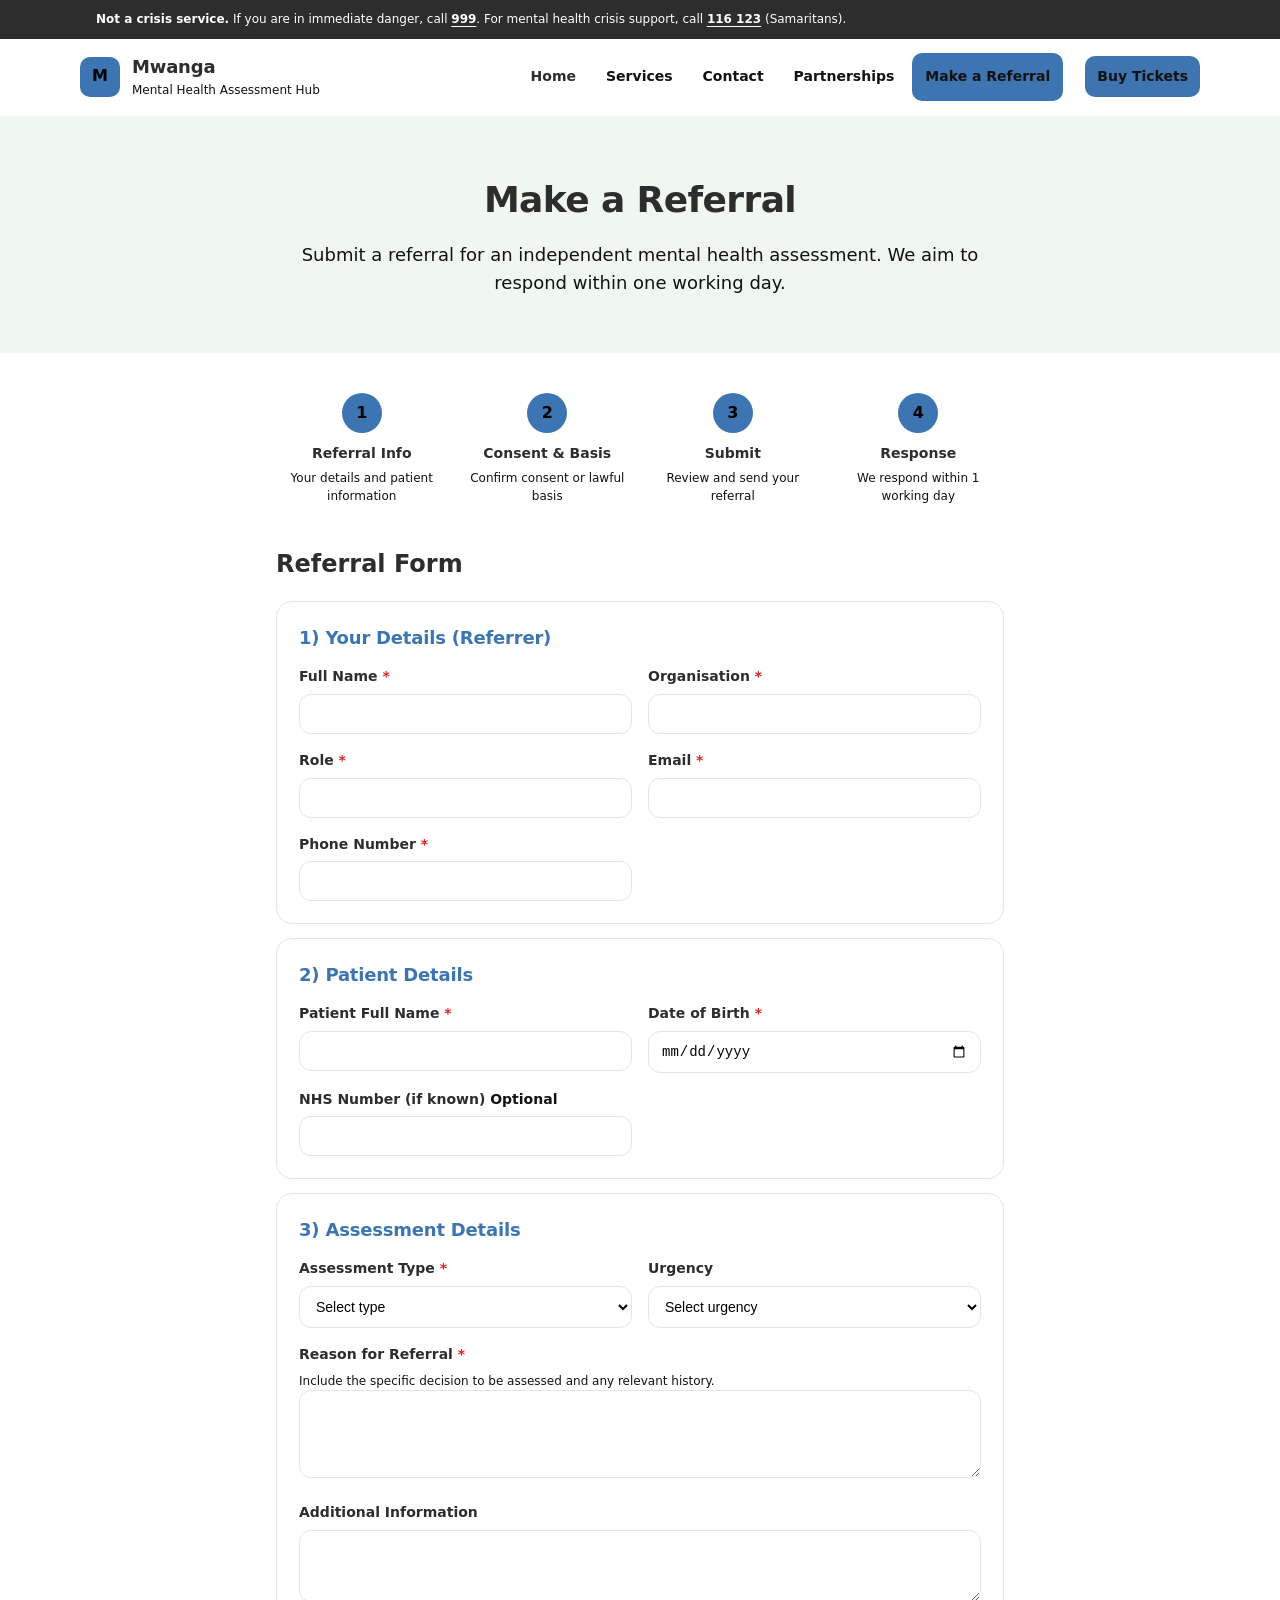
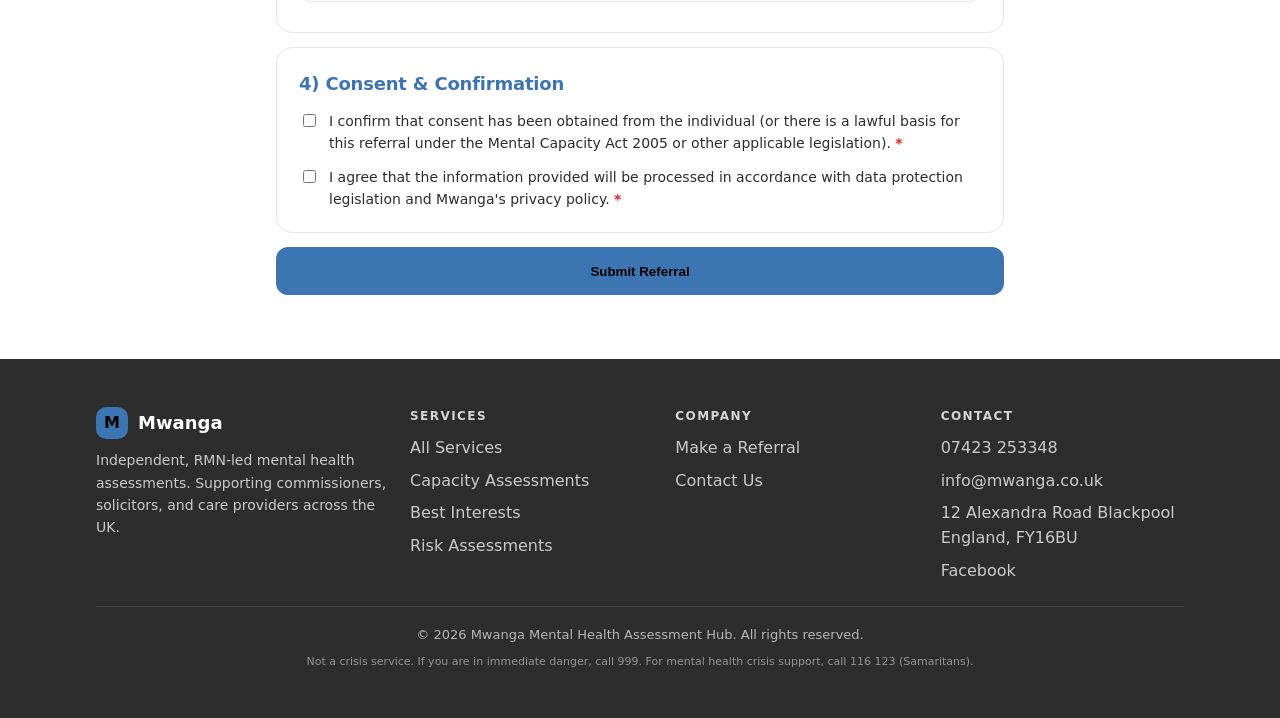
<file: referrals.html>
<!doctype html>
<html lang="en-GB">
<head>
  <meta charset="utf-8" />
  <meta name="viewport" content="width=device-width, initial-scale=1" />
  <title>Make a Referral | Mwanga Mental Health Assessment Hub</title>
  <meta name="description" content="Submit a referral for an independent mental health assessment. We aim to respond within one working day." />
  <link rel="stylesheet" href="css/styles.css" />
</head>
<body>
  <a class="skip-link" href="#main-content">Skip to main content</a>

  <div class="crisis" role="note" aria-label="Crisis information">
    <div class="container">
      <strong>Not a crisis service.</strong>
      <span> If you are in immediate danger, call </span><a href="tel:999">999</a><span>. For mental health crisis support, call </span><a href="tel:116123">116 123</a><span> (Samaritans).</span>
    </div>
  </div>

  <header class="header" role="banner">
    <div class="container header__inner">
      <a class="brand" href="index.html" aria-label="Mwanga home">
        <div class="brand__mark" aria-hidden="true">M</div>
        <div>
          <div class="brand__name">Mwanga</div>
          <div class="brand__tag">Mental Health Assessment Hub</div>
        </div>
      </a>

      <nav class="nav" aria-label="Main navigation">
        <a href="index.html" aria-current="page">Home</a>
        <a href="services.html">Services</a>
        <a href="contact.html">Contact</a>
        <a href="investment.html">Partnerships</a>
        <a class="btn btn--primary" href="referrals.html">Make a Referral</a>
          
        
        <!-- TICKETS -->
        <a
  class="nav-ticket-btn"
  href="https://www.tickettailor.com/events/dredah/2131671"
  target="_blank"
  rel="noopener noreferrer"
>
  Buy Tickets
</a>

      </nav>

      <button class="menu-btn" type="button" data-menu-btn aria-label="Open menu" aria-expanded="false">
        <svg viewBox="0 0 24 24" aria-hidden="true"><path d="M4 6h16v2H4zM4 11h16v2H4zM4 16h16v2H4z"/></svg>
      </button>
    </div>

    <div class="mobile" data-mobile-nav>
      <div class="container">
        <div class="stack" role="navigation" aria-label="Mobile navigation">
          <a href="index.html" aria-current="page">Home</a>
          <a href="services.html">Services</a>
          <a href="contact.html">Contact</a>
          <a href="investment.html">Partnerships</a>
          <a class="btn btn--primary" href="referrals.html">Make a Referral</a>

            <!-- TICKETS -->
        <a
  class="nav-ticket-btn"
  href="https://www.tickettailor.com/events/dredah/2131671"
  target="_blank"
  rel="noopener noreferrer"
>
  Buy Tickets
</a>

        </div>
      </div>
    </div>
  </header>

  <main id="main-content">
    <section class="section section--secondary pagehead">
      <div class="container center">
        <h1>Make a Referral</h1>
        <p>Submit a referral for an independent mental health assessment. We aim to respond within one working day.</p>
      </div>
    </section>

    <section class="section section--tight">
      <div class="container" style="max-width:760px">
        <div class="steps" aria-label="Referral steps">
          <div class="step"><div class="step__num">1</div><div class="step__title">Referral Info</div><div class="step__desc">Your details and patient information</div></div>
          <div class="step"><div class="step__num">2</div><div class="step__title">Consent &amp; Basis</div><div class="step__desc">Confirm consent or lawful basis</div></div>
          <div class="step"><div class="step__num">3</div><div class="step__title">Submit</div><div class="step__desc">Review and send your referral</div></div>
          <div class="step"><div class="step__num">4</div><div class="step__title">Response</div><div class="step__desc">We respond within 1 working day</div></div>
        </div>
      </div>
    </section>

    <section class="section" style="padding-top:0">
      <div class="container" style="max-width:760px">
        <h2 style="margin:0">Referral Form</h2>

        <form class="form" data-mailto-form data-mailto-to="info@mwanga.co.uk" data-mailto-subject="Referral" style="margin-top:18px">
          <!-- Section 1 -->
          <div class="card">
            <h3 style="margin:0;color:var(--primary)">1) Your Details (Referrer)</h3>
            <div class="grid grid--2" style="margin-top:14px">
              <div class="field">
                <label for="fullName">Full Name <span class="req">*</span></label>
                <input id="fullName" name="fullName" type="text" required data-mailto data-mailto-label="Name" />
              </div>
              <div class="field">
                <label for="organisation">Organisation <span class="req">*</span></label>
                <input id="organisation" name="organisation" type="text" required data-mailto data-mailto-label="Organisation" />
              </div>
              <div class="field">
                <label for="role">Role <span class="req">*</span></label>
                <input id="role" name="role" type="text" required data-mailto data-mailto-label="Role" />
              </div>
              <div class="field">
                <label for="email">Email <span class="req">*</span></label>
                <input id="email" name="email" type="email" required data-mailto data-mailto-label="Email" />
              </div>
              <div class="field">
                <label for="phone">Phone Number <span class="req">*</span></label>
                <input id="phone" name="phone" type="tel" required data-mailto data-mailto-label="Phone" />
              </div>
            </div>
          </div>

          <!-- Section 2 -->
          <div class="card">
            <h3 style="margin:0;color:var(--primary)">2) Patient Details</h3>
            <div class="grid grid--2" style="margin-top:14px">
              <div class="field">
                <label for="patientName">Patient Full Name <span class="req">*</span></label>
                <input id="patientName" name="patientName" type="text" required data-mailto data-mailto-label="Patient Name" />
              </div>
              <div class="field">
                <label for="dob">Date of Birth <span class="req">*</span></label>
                <input id="dob" name="dob" type="date" required data-mailto data-mailto-label="Date of Birth" />
              </div>
              <div class="field">
                <label for="nhsNumber">NHS Number (if known) <span class="muted" style="font-weight:600">Optional</span></label>
                <input id="nhsNumber" name="nhsNumber" type="text" data-mailto data-mailto-label="NHS Number" />
              </div>
            </div>
          </div>

          <!-- Section 3 -->
          <div class="card">
            <h3 style="margin:0;color:var(--primary)">3) Assessment Details</h3>
            <div class="grid grid--2" style="margin-top:14px">
              <div class="field">
                <label for="assessmentType">Assessment Type <span class="req">*</span></label>
                <select id="assessmentType" name="assessmentType" required data-mailto data-mailto-label="Assessment Type">
                  <option value="">Select type</option>
                  <option>Mental Capacity Assessment</option>
                  <option>Best Interests Assessment</option>
                  <option>Mental Health Assessment</option>
                  <option>Risk Assessment</option>
                </select>
              </div>
              <div class="field">
                <label for="urgency">Urgency</label>
                <select id="urgency" name="urgency" data-mailto data-mailto-label="Urgency">
                  <option value="">Select urgency</option>
                  <option>Routine</option>
                  <option>Urgent</option>
                  <option>Emergency</option>
                </select>
              </div>
              <div class="field" style="grid-column:1 / -1">
                <label for="reason">Reason for Referral <span class="req">*</span></label>
                <div class="help">Include the specific decision to be assessed and any relevant history.</div>
                <textarea id="reason" name="reason" rows="4" required data-mailto data-mailto-label="Reason"></textarea>
              </div>
              <div class="field" style="grid-column:1 / -1">
                <label for="additionalInfo">Additional Information</label>
                <textarea id="additionalInfo" name="additionalInfo" rows="3" data-mailto data-mailto-label="Additional Info"></textarea>
              </div>
            </div>
          </div>

          <!-- Section 4 -->
          <div class="card">
            <h3 style="margin:0;color:var(--primary)">4) Consent &amp; Confirmation</h3>
            <div style="margin-top:14px;display:flex;flex-direction:column;gap:12px">
              <label class="checkbox">
                <input type="checkbox" name="consentConfirmed" required data-mailto data-mailto-label="Consent confirmed" />
                <span>I confirm that consent has been obtained from the individual (or there is a lawful basis for this referral under the Mental Capacity Act 2005 or other applicable legislation). <span class="req">*</span></span>
              </label>
              <label class="checkbox">
                <input type="checkbox" name="dataProtection" required data-mailto data-mailto-label="Data protection agreed" />
                <span>I agree that the information provided will be processed in accordance with data protection legislation and Mwanga's privacy policy. <span class="req">*</span></span>
              </label>
            </div>
          </div>

          <button class="btn btn--primary" type="submit" style="width:100%">Submit Referral</button>
        </form>
      </div>
    </section>
  </main>

  <footer class="footer" role="contentinfo">
    <div class="container">
      <div class="footer__grid">
        <div>
          <div style="display:flex;align-items:center;gap:10px">
            <div class="brand__mark" style="width:32px;height:32px;border-radius:10px">M</div>
            <div style="font-weight:900;font-size:18px">Mwanga</div>
          </div>
          <p>Independent, RMN-led mental health assessments. Supporting commissioners, solicitors, and care providers across the UK.</p>
        </div>

        <div>
          <h4>Services</h4>
          <ul>
            <li><a href="services.html">All Services</a></li>
            <li><a href="services.html#capacity">Capacity Assessments</a></li>
            <li><a href="services.html#best-interests">Best Interests</a></li>
            <li><a href="services.html#risk">Risk Assessments</a></li>
          </ul>
        </div>

        <div>
          <h4>Company</h4>
          <ul>
            <li><a href="referrals.html">Make a Referral</a></li>
            <li><a href="contact.html">Contact Us</a></li>
          </ul>
        </div>

        <div>
          <h4>Contact</h4>
          <ul>
            <li><a href="tel:07423253348">07423 253348</a></li>
            <li><a href="mailto:info@mwanga.co.uk">info@mwanga.co.uk</a></li>
            <li><span style="opacity:.75">12 Alexandra Road Blackpool England, FY16BU</span></li>
            <li>
              <a target="_blank" rel="noopener noreferrer" href="https://www.facebook.com/people/Mwanga-Mental-Health-Assessment-Hub-Blackpool/61588089440884/?mibextid=wwXIfr&rdid=ek3K7pGIb8u2QrM5&share_url=https%3A%2F%2Fwww.facebook.com%2Fshare%2F1C7jdo4sgL%2F%3Fmibextid%3DwwXIfr">Facebook</a>
            </li>
          </ul>
        </div>
      </div>

      <div class="footer__bottom">
        <div>© 2026 Mwanga Mental Health Assessment Hub. All rights reserved.</div>
        <small>Not a crisis service. If you are in immediate danger, call 999. For mental health crisis support, call 116 123 (Samaritans).</small>
      </div>
    </div>
  </footer>

  <div class="bottom-bar" aria-label="Mobile quick actions">
    <a href="referrals.html" aria-label="Refer">
      <svg viewBox="0 0 24 24" aria-hidden="true"><path d="M6 2h9l3 3v17H6V2zm9 1v3h3M8 11h8v2H8v-2zm0 4h8v2H8v-2z"/></svg>
      Refer
    </a>
    <a href="tel:07423253348" aria-label="Call">
      <svg viewBox="0 0 24 24" aria-hidden="true"><path d="M6.6 10.8c1.4 2.8 3.8 5.2 6.6 6.6l2.2-2.2c.3-.3.8-.4 1.2-.2 1 .4 2 .6 3.1.6.7 0 1.3.6 1.3 1.3V21c0 .7-.6 1.3-1.3 1.3C10.1 22.3 1.7 13.9 1.7 3.3 1.7 2.6 2.3 2 3 2h3.6c.7 0 1.3.6 1.3 1.3 0 1.1.2 2.1.6 3.1.1.4 0 .9-.2 1.2l-2.7 3.2z"/></svg>
      Call
    </a>
  </div>

  <button class="to-top" type="button" data-to-top aria-label="Back to top">
    <svg viewBox="0 0 24 24" aria-hidden="true"><path d="M12 5l7 7-1.4 1.4L13 8.8V20h-2V8.8L6.4 13.4 5 12l7-7z"/></svg>
  </button>

  <script src="js/main.js"></script>
</body>
</html>
</file>
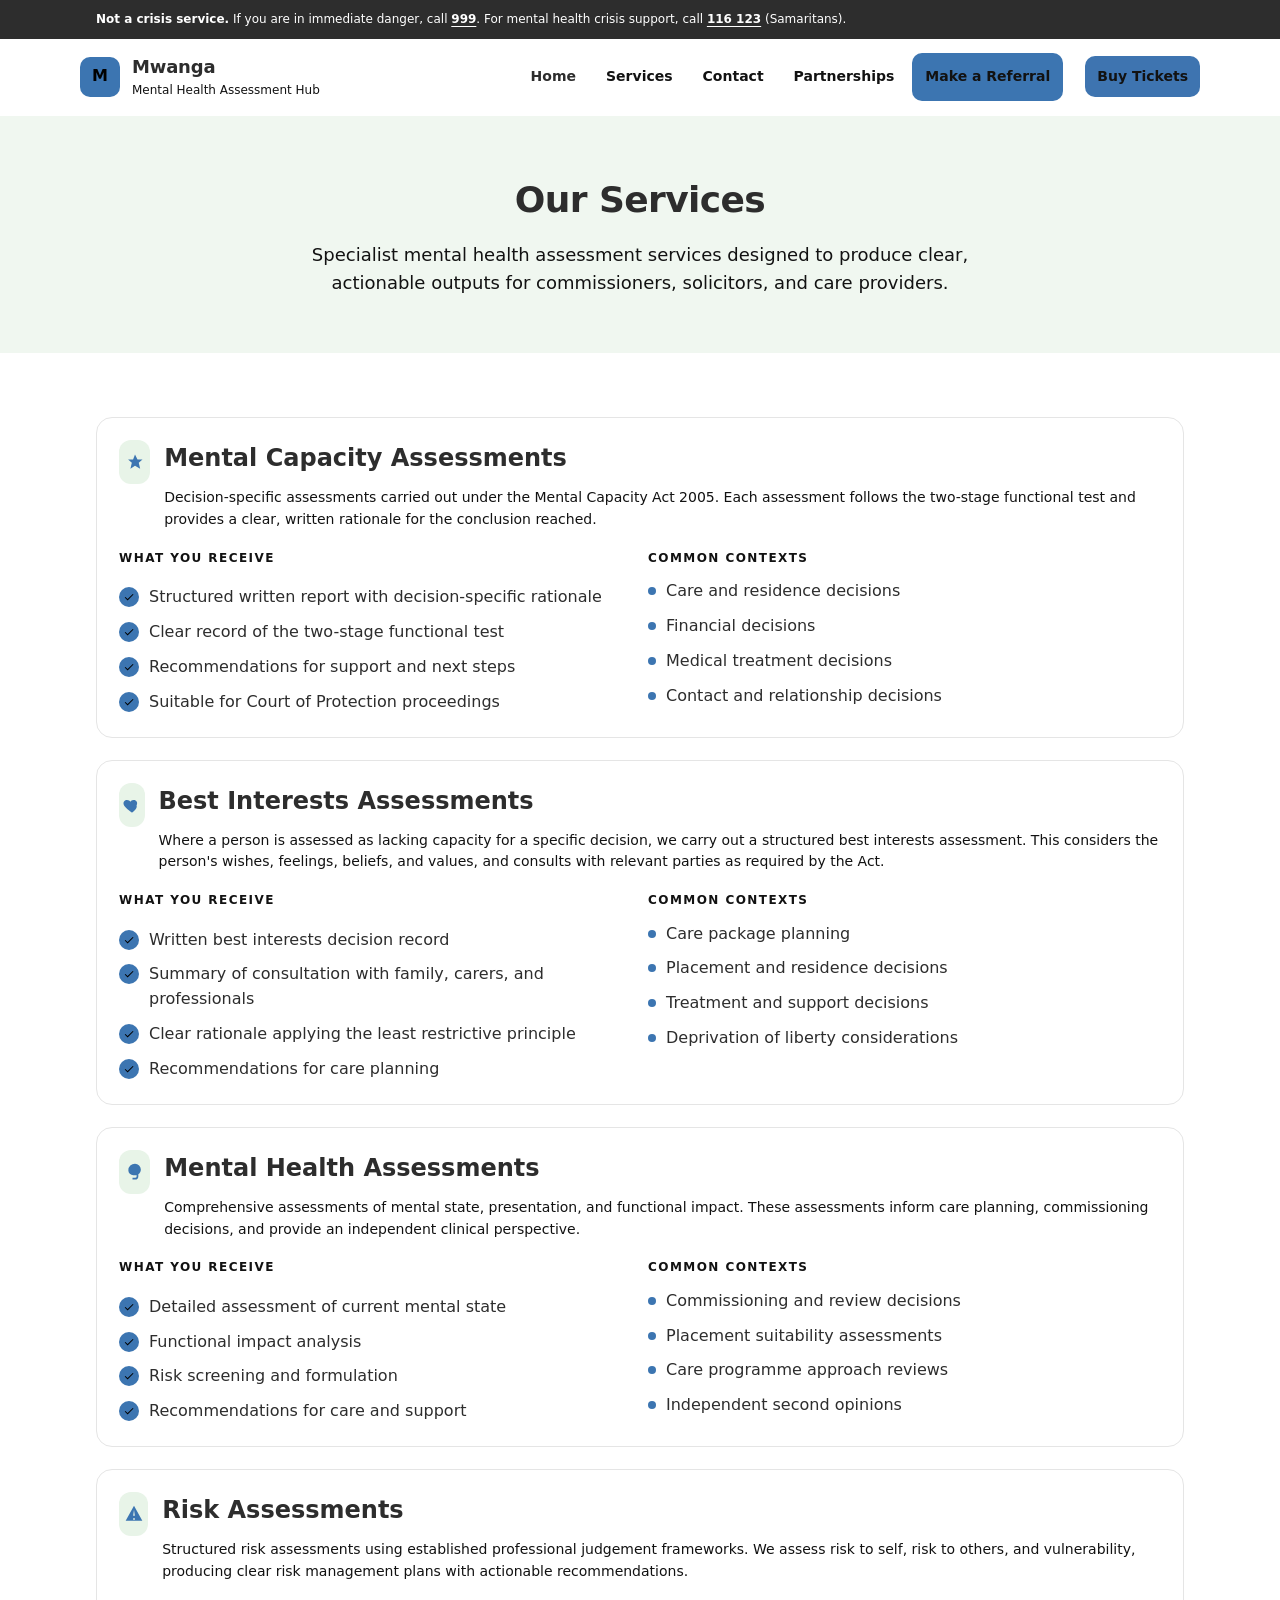
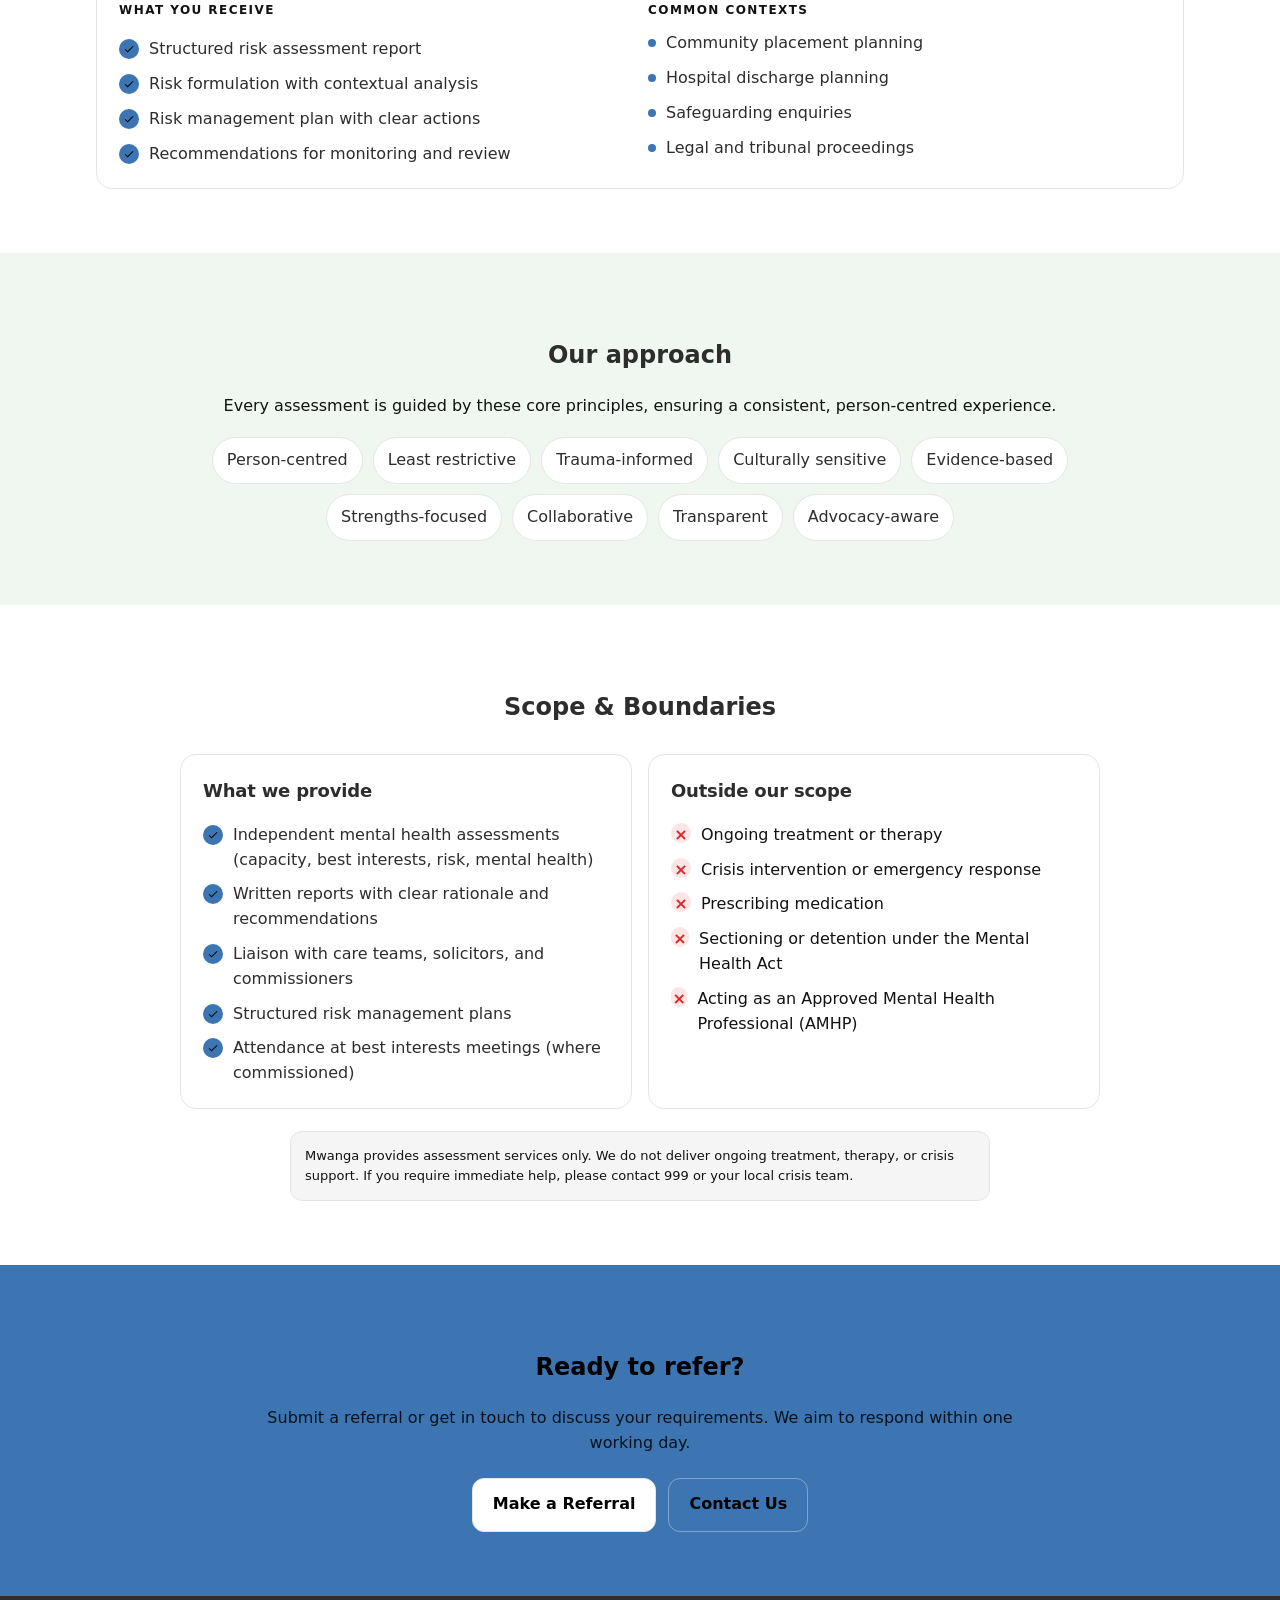
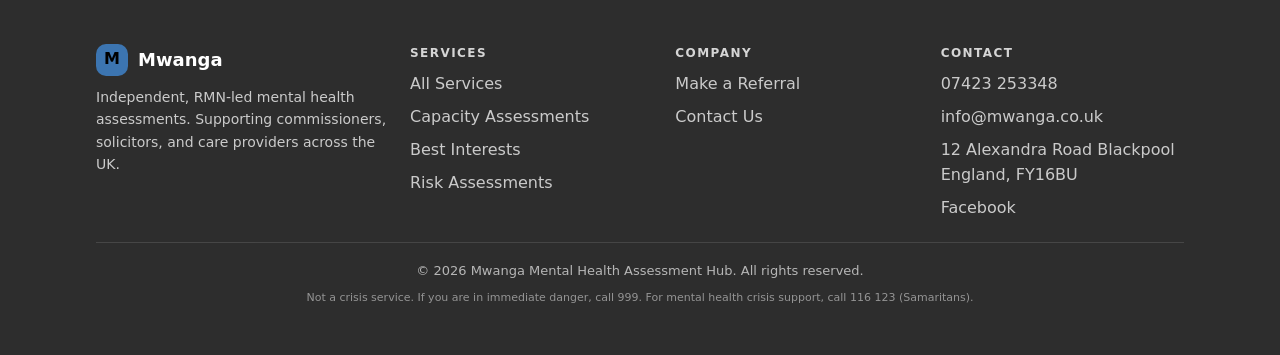
<file: services.html>
<!doctype html>
<html lang="en-GB">
<head>
  <meta charset="utf-8" />
  <meta name="viewport" content="width=device-width, initial-scale=1" />
  <title>Our Services | Mwanga Mental Health Assessment Hub</title>
  <meta name="description" content="Specialist mental health assessment services designed to produce clear, actionable outputs for commissioners, solicitors, and care providers." />
  <link rel="stylesheet" href="css/styles.css" />
</head>
<body>
  <a class="skip-link" href="#main-content">Skip to main content</a>

  <div class="crisis" role="note" aria-label="Crisis information">
    <div class="container">
      <strong>Not a crisis service.</strong>
      <span> If you are in immediate danger, call </span><a href="tel:999">999</a><span>. For mental health crisis support, call </span><a href="tel:116123">116 123</a><span> (Samaritans).</span>
    </div>
  </div>

  <header class="header" role="banner">
    <div class="container header__inner">
      <a class="brand" href="index.html" aria-label="Mwanga home">
        <div class="brand__mark" aria-hidden="true">M</div>
        <div>
          <div class="brand__name">Mwanga</div>
          <div class="brand__tag">Mental Health Assessment Hub</div>
        </div>
      </a>

      <nav class="nav" aria-label="Main navigation">
        <a href="index.html" aria-current="page">Home</a>
        <a href="services.html">Services</a>
        <a href="contact.html">Contact</a>
        <a href="investment.html">Partnerships</a>
        <a class="btn btn--primary" href="referrals.html">Make a Referral</a>
          
        
        <!-- TICKETS -->
        <a
  class="nav-ticket-btn"
  href="https://www.tickettailor.com/events/dredah/2131671"
  target="_blank"
  rel="noopener noreferrer"
>
  Buy Tickets
</a>

      </nav>

      <button class="menu-btn" type="button" data-menu-btn aria-label="Open menu" aria-expanded="false">
        <svg viewBox="0 0 24 24" aria-hidden="true"><path d="M4 6h16v2H4zM4 11h16v2H4zM4 16h16v2H4z"/></svg>
      </button>
    </div>

    <div class="mobile" data-mobile-nav>
      <div class="container">
        <div class="stack" role="navigation" aria-label="Mobile navigation">
          <a href="index.html" aria-current="page">Home</a>
          <a href="services.html">Services</a>
          <a href="contact.html">Contact</a>
          <a href="investment.html">Partnerships</a>
          <a class="btn btn--primary" href="referrals.html">Make a Referral</a>

            <!-- TICKETS -->
        <a
  class="nav-ticket-btn"
  href="https://www.tickettailor.com/events/dredah/2131671"
  target="_blank"
  rel="noopener noreferrer"
>
  Buy Tickets
</a>

        </div>
      </div>
    </div>
  </header>

  <main id="main-content">
    <section class="section section--secondary pagehead">
      <div class="container center">
        <h1>Our Services</h1>
        <p>Specialist mental health assessment services designed to produce clear, actionable outputs for commissioners, solicitors, and care providers.</p>
      </div>
    </section>

    <section class="section">
      <div class="container">
        <div class="grid" style="gap:22px">

          <article class="card" id="capacity">
            <div style="display:flex;gap:14px;align-items:flex-start">
              <div class="icon" aria-hidden="true" style="margin:0">
                <svg viewBox="0 0 24 24"><path d="M12 3l3 6h6l-4.5 4 1.7 7-6.2-3.6L6.5 20 8.2 13 3.7 9h6z"/></svg>
              </div>
              <div>
                <h2 style="margin:0">Mental Capacity Assessments</h2>
                <p class="muted" style="margin:10px 0 0">Decision-specific assessments carried out under the Mental Capacity Act 2005. Each assessment follows the two-stage functional test and provides a clear, written rationale for the conclusion reached.</p>
              </div>
            </div>

            <div class="grid grid--2" style="margin-top:18px">
              <div>
                <h3 style="margin:0;font-size:12px;letter-spacing:.12em;text-transform:uppercase" class="muted">What you receive</h3>
                <ul class="ticklist">
                  <li><span class="tick" aria-hidden="true"><svg viewBox="0 0 24 24"><path d="M9.2 16.2L4.8 11.8 3.4 13.2l5.8 5.8L21 7.2 19.6 5.8z"/></svg></span><span>Structured written report with decision-specific rationale</span></li>
                  <li><span class="tick" aria-hidden="true"><svg viewBox="0 0 24 24"><path d="M9.2 16.2L4.8 11.8 3.4 13.2l5.8 5.8L21 7.2 19.6 5.8z"/></svg></span><span>Clear record of the two-stage functional test</span></li>
                  <li><span class="tick" aria-hidden="true"><svg viewBox="0 0 24 24"><path d="M9.2 16.2L4.8 11.8 3.4 13.2l5.8 5.8L21 7.2 19.6 5.8z"/></svg></span><span>Recommendations for support and next steps</span></li>
                  <li><span class="tick" aria-hidden="true"><svg viewBox="0 0 24 24"><path d="M9.2 16.2L4.8 11.8 3.4 13.2l5.8 5.8L21 7.2 19.6 5.8z"/></svg></span><span>Suitable for Court of Protection proceedings</span></li>
                </ul>
              </div>
              <div>
                <h3 style="margin:0;font-size:12px;letter-spacing:.12em;text-transform:uppercase" class="muted">Common contexts</h3>
                <ul class="ticklist" style="margin-top:12px">
                  <li><span aria-hidden="true" style="width:8px;height:8px;background:var(--primary);border-radius:999px;margin-top:8px"></span><span>Care and residence decisions</span></li>
                  <li><span aria-hidden="true" style="width:8px;height:8px;background:var(--primary);border-radius:999px;margin-top:8px"></span><span>Financial decisions</span></li>
                  <li><span aria-hidden="true" style="width:8px;height:8px;background:var(--primary);border-radius:999px;margin-top:8px"></span><span>Medical treatment decisions</span></li>
                  <li><span aria-hidden="true" style="width:8px;height:8px;background:var(--primary);border-radius:999px;margin-top:8px"></span><span>Contact and relationship decisions</span></li>
                </ul>
              </div>
            </div>
          </article>

          <article class="card" id="best-interests">
            <div style="display:flex;gap:14px;align-items:flex-start">
              <div class="icon" aria-hidden="true" style="margin:0">
                <svg viewBox="0 0 24 24"><path d="M12 21s-7-4.4-9.5-8.5C.7 9.1 2.6 6 6 6c2 0 3.2 1 4 2 0 0 1.5-2 4-2 3.4 0 5.3 3.1 3.5 6.5C19 16.6 12 21 12 21z"/></svg>
              </div>
              <div>
                <h2 style="margin:0">Best Interests Assessments</h2>
                <p class="muted" style="margin:10px 0 0">Where a person is assessed as lacking capacity for a specific decision, we carry out a structured best interests assessment. This considers the person's wishes, feelings, beliefs, and values, and consults with relevant parties as required by the Act.</p>
              </div>
            </div>

            <div class="grid grid--2" style="margin-top:18px">
              <div>
                <h3 style="margin:0;font-size:12px;letter-spacing:.12em;text-transform:uppercase" class="muted">What you receive</h3>
                <ul class="ticklist">
                  <li><span class="tick" aria-hidden="true"><svg viewBox="0 0 24 24"><path d="M9.2 16.2L4.8 11.8 3.4 13.2l5.8 5.8L21 7.2 19.6 5.8z"/></svg></span><span>Written best interests decision record</span></li>
                  <li><span class="tick" aria-hidden="true"><svg viewBox="0 0 24 24"><path d="M9.2 16.2L4.8 11.8 3.4 13.2l5.8 5.8L21 7.2 19.6 5.8z"/></svg></span><span>Summary of consultation with family, carers, and professionals</span></li>
                  <li><span class="tick" aria-hidden="true"><svg viewBox="0 0 24 24"><path d="M9.2 16.2L4.8 11.8 3.4 13.2l5.8 5.8L21 7.2 19.6 5.8z"/></svg></span><span>Clear rationale applying the least restrictive principle</span></li>
                  <li><span class="tick" aria-hidden="true"><svg viewBox="0 0 24 24"><path d="M9.2 16.2L4.8 11.8 3.4 13.2l5.8 5.8L21 7.2 19.6 5.8z"/></svg></span><span>Recommendations for care planning</span></li>
                </ul>
              </div>
              <div>
                <h3 style="margin:0;font-size:12px;letter-spacing:.12em;text-transform:uppercase" class="muted">Common contexts</h3>
                <ul class="ticklist" style="margin-top:12px">
                  <li><span aria-hidden="true" style="width:8px;height:8px;background:var(--primary);border-radius:999px;margin-top:8px"></span><span>Care package planning</span></li>
                  <li><span aria-hidden="true" style="width:8px;height:8px;background:var(--primary);border-radius:999px;margin-top:8px"></span><span>Placement and residence decisions</span></li>
                  <li><span aria-hidden="true" style="width:8px;height:8px;background:var(--primary);border-radius:999px;margin-top:8px"></span><span>Treatment and support decisions</span></li>
                  <li><span aria-hidden="true" style="width:8px;height:8px;background:var(--primary);border-radius:999px;margin-top:8px"></span><span>Deprivation of liberty considerations</span></li>
                </ul>
              </div>
            </div>
          </article>

          <article class="card" id="mental-health">
            <div style="display:flex;gap:14px;align-items:flex-start">
              <div class="icon" aria-hidden="true" style="margin:0">
                <svg viewBox="0 0 24 24"><path d="M12 2a7 7 0 017 7c0 2.4-1.2 4.5-3 5.8V17a4 4 0 01-4 4H9v-2h3a2 2 0 002-2v-1H10a6 6 0 01-6-6 8 8 0 018-8z"/></svg>
              </div>
              <div>
                <h2 style="margin:0">Mental Health Assessments</h2>
                <p class="muted" style="margin:10px 0 0">Comprehensive assessments of mental state, presentation, and functional impact. These assessments inform care planning, commissioning decisions, and provide an independent clinical perspective.</p>
              </div>
            </div>

            <div class="grid grid--2" style="margin-top:18px">
              <div>
                <h3 style="margin:0;font-size:12px;letter-spacing:.12em;text-transform:uppercase" class="muted">What you receive</h3>
                <ul class="ticklist">
                  <li><span class="tick" aria-hidden="true"><svg viewBox="0 0 24 24"><path d="M9.2 16.2L4.8 11.8 3.4 13.2l5.8 5.8L21 7.2 19.6 5.8z"/></svg></span><span>Detailed assessment of current mental state</span></li>
                  <li><span class="tick" aria-hidden="true"><svg viewBox="0 0 24 24"><path d="M9.2 16.2L4.8 11.8 3.4 13.2l5.8 5.8L21 7.2 19.6 5.8z"/></svg></span><span>Functional impact analysis</span></li>
                  <li><span class="tick" aria-hidden="true"><svg viewBox="0 0 24 24"><path d="M9.2 16.2L4.8 11.8 3.4 13.2l5.8 5.8L21 7.2 19.6 5.8z"/></svg></span><span>Risk screening and formulation</span></li>
                  <li><span class="tick" aria-hidden="true"><svg viewBox="0 0 24 24"><path d="M9.2 16.2L4.8 11.8 3.4 13.2l5.8 5.8L21 7.2 19.6 5.8z"/></svg></span><span>Recommendations for care and support</span></li>
                </ul>
              </div>
              <div>
                <h3 style="margin:0;font-size:12px;letter-spacing:.12em;text-transform:uppercase" class="muted">Common contexts</h3>
                <ul class="ticklist" style="margin-top:12px">
                  <li><span aria-hidden="true" style="width:8px;height:8px;background:var(--primary);border-radius:999px;margin-top:8px"></span><span>Commissioning and review decisions</span></li>
                  <li><span aria-hidden="true" style="width:8px;height:8px;background:var(--primary);border-radius:999px;margin-top:8px"></span><span>Placement suitability assessments</span></li>
                  <li><span aria-hidden="true" style="width:8px;height:8px;background:var(--primary);border-radius:999px;margin-top:8px"></span><span>Care programme approach reviews</span></li>
                  <li><span aria-hidden="true" style="width:8px;height:8px;background:var(--primary);border-radius:999px;margin-top:8px"></span><span>Independent second opinions</span></li>
                </ul>
              </div>
            </div>
          </article>

          <article class="card" id="risk">
            <div style="display:flex;gap:14px;align-items:flex-start">
              <div class="icon" aria-hidden="true" style="margin:0">
                <svg viewBox="0 0 24 24"><path d="M12 2l10 18H2L12 2zm0 5l-1 7h2l-1-7zm-1 10v2h2v-2h-2z"/></svg>
              </div>
              <div>
                <h2 style="margin:0">Risk Assessments</h2>
                <p class="muted" style="margin:10px 0 0">Structured risk assessments using established professional judgement frameworks. We assess risk to self, risk to others, and vulnerability, producing clear risk management plans with actionable recommendations.</p>
              </div>
            </div>

            <div class="grid grid--2" style="margin-top:18px">
              <div>
                <h3 style="margin:0;font-size:12px;letter-spacing:.12em;text-transform:uppercase" class="muted">What you receive</h3>
                <ul class="ticklist">
                  <li><span class="tick" aria-hidden="true"><svg viewBox="0 0 24 24"><path d="M9.2 16.2L4.8 11.8 3.4 13.2l5.8 5.8L21 7.2 19.6 5.8z"/></svg></span><span>Structured risk assessment report</span></li>
                  <li><span class="tick" aria-hidden="true"><svg viewBox="0 0 24 24"><path d="M9.2 16.2L4.8 11.8 3.4 13.2l5.8 5.8L21 7.2 19.6 5.8z"/></svg></span><span>Risk formulation with contextual analysis</span></li>
                  <li><span class="tick" aria-hidden="true"><svg viewBox="0 0 24 24"><path d="M9.2 16.2L4.8 11.8 3.4 13.2l5.8 5.8L21 7.2 19.6 5.8z"/></svg></span><span>Risk management plan with clear actions</span></li>
                  <li><span class="tick" aria-hidden="true"><svg viewBox="0 0 24 24"><path d="M9.2 16.2L4.8 11.8 3.4 13.2l5.8 5.8L21 7.2 19.6 5.8z"/></svg></span><span>Recommendations for monitoring and review</span></li>
                </ul>
              </div>
              <div>
                <h3 style="margin:0;font-size:12px;letter-spacing:.12em;text-transform:uppercase" class="muted">Common contexts</h3>
                <ul class="ticklist" style="margin-top:12px">
                  <li><span aria-hidden="true" style="width:8px;height:8px;background:var(--primary);border-radius:999px;margin-top:8px"></span><span>Community placement planning</span></li>
                  <li><span aria-hidden="true" style="width:8px;height:8px;background:var(--primary);border-radius:999px;margin-top:8px"></span><span>Hospital discharge planning</span></li>
                  <li><span aria-hidden="true" style="width:8px;height:8px;background:var(--primary);border-radius:999px;margin-top:8px"></span><span>Safeguarding enquiries</span></li>
                  <li><span aria-hidden="true" style="width:8px;height:8px;background:var(--primary);border-radius:999px;margin-top:8px"></span><span>Legal and tribunal proceedings</span></li>
                </ul>
              </div>
            </div>
          </article>

        </div>
      </div>
    </section>

    <section class="section section--secondary" aria-labelledby="approach-heading">
      <div class="container center">
        <h2 id="approach-heading">Our approach</h2>
        <p class="muted">Every assessment is guided by these core principles, ensuring a consistent, person-centred experience.</p>

        <div style="max-width:880px;margin:18px auto 0;display:flex;flex-wrap:wrap;gap:10px;justify-content:center">
          <span class="card" style="padding:10px 14px;border-radius:999px">Person-centred</span>
          <span class="card" style="padding:10px 14px;border-radius:999px">Least restrictive</span>
          <span class="card" style="padding:10px 14px;border-radius:999px">Trauma-informed</span>
          <span class="card" style="padding:10px 14px;border-radius:999px">Culturally sensitive</span>
          <span class="card" style="padding:10px 14px;border-radius:999px">Evidence-based</span>
          <span class="card" style="padding:10px 14px;border-radius:999px">Strengths-focused</span>
          <span class="card" style="padding:10px 14px;border-radius:999px">Collaborative</span>
          <span class="card" style="padding:10px 14px;border-radius:999px">Transparent</span>
          <span class="card" style="padding:10px 14px;border-radius:999px">Advocacy-aware</span>
        </div>
      </div>
    </section>

    <section class="section" aria-labelledby="scope-heading">
      <div class="container">
        <div class="center">
          <h2 id="scope-heading">Scope &amp; Boundaries</h2>
        </div>

        <div class="grid grid--2" style="max-width:920px;margin:28px auto 0">
          <div class="card">
            <h3 style="margin:0">What we provide</h3>
            <ul class="ticklist">
              <li><span class="tick" aria-hidden="true"><svg viewBox="0 0 24 24"><path d="M9.2 16.2L4.8 11.8 3.4 13.2l5.8 5.8L21 7.2 19.6 5.8z"/></svg></span><span>Independent mental health assessments (capacity, best interests, risk, mental health)</span></li>
              <li><span class="tick" aria-hidden="true"><svg viewBox="0 0 24 24"><path d="M9.2 16.2L4.8 11.8 3.4 13.2l5.8 5.8L21 7.2 19.6 5.8z"/></svg></span><span>Written reports with clear rationale and recommendations</span></li>
              <li><span class="tick" aria-hidden="true"><svg viewBox="0 0 24 24"><path d="M9.2 16.2L4.8 11.8 3.4 13.2l5.8 5.8L21 7.2 19.6 5.8z"/></svg></span><span>Liaison with care teams, solicitors, and commissioners</span></li>
              <li><span class="tick" aria-hidden="true"><svg viewBox="0 0 24 24"><path d="M9.2 16.2L4.8 11.8 3.4 13.2l5.8 5.8L21 7.2 19.6 5.8z"/></svg></span><span>Structured risk management plans</span></li>
              <li><span class="tick" aria-hidden="true"><svg viewBox="0 0 24 24"><path d="M9.2 16.2L4.8 11.8 3.4 13.2l5.8 5.8L21 7.2 19.6 5.8z"/></svg></span><span>Attendance at best interests meetings (where commissioned)</span></li>
            </ul>
          </div>
          <div class="card">
            <h3 style="margin:0">Outside our scope</h3>
            <ul class="ticklist">
              <li><span aria-hidden="true" style="width:20px;height:20px;border-radius:999px;display:grid;place-items:center;background:rgba(220,38,38,.12);color:var(--destructive);font-weight:900">×</span><span class="muted">Ongoing treatment or therapy</span></li>
              <li><span aria-hidden="true" style="width:20px;height:20px;border-radius:999px;display:grid;place-items:center;background:rgba(220,38,38,.12);color:var(--destructive);font-weight:900">×</span><span class="muted">Crisis intervention or emergency response</span></li>
              <li><span aria-hidden="true" style="width:20px;height:20px;border-radius:999px;display:grid;place-items:center;background:rgba(220,38,38,.12);color:var(--destructive);font-weight:900">×</span><span class="muted">Prescribing medication</span></li>
              <li><span aria-hidden="true" style="width:20px;height:20px;border-radius:999px;display:grid;place-items:center;background:rgba(220,38,38,.12);color:var(--destructive);font-weight:900">×</span><span class="muted">Sectioning or detention under the Mental Health Act</span></li>
              <li><span aria-hidden="true" style="width:20px;height:20px;border-radius:999px;display:grid;place-items:center;background:rgba(220,38,38,.12);color:var(--destructive);font-weight:900">×</span><span class="muted">Acting as an Approved Mental Health Professional (AMHP)</span></li>
            </ul>
          </div>
        </div>

        <div class="note">Mwanga provides assessment services only. We do not deliver ongoing treatment, therapy, or crisis support. If you require immediate help, please contact 999 or your local crisis team.</div>
      </div>
    </section>

    <section class="section section--primary" aria-labelledby="cta-heading">
      <div class="container center">
        <h2 id="cta-heading">Ready to refer?</h2>
        <p style="margin:10px auto 0;max-width:760px;opacity:.85">Submit a referral or get in touch to discuss your requirements. We aim to respond within one working day.</p>
        <div style="margin-top:22px;display:flex;gap:12px;justify-content:center;flex-wrap:wrap">
          <a class="btn btn--ghost" href="referrals.html">Make a Referral</a>
          <a class="btn btn--outline-on-primary" href="contact.html">Contact Us</a>
        </div>
      </div>
    </section>
  </main>

  <footer class="footer" role="contentinfo">
    <div class="container">
      <div class="footer__grid">
        <div>
          <div style="display:flex;align-items:center;gap:10px">
            <div class="brand__mark" style="width:32px;height:32px;border-radius:10px">M</div>
            <div style="font-weight:900;font-size:18px">Mwanga</div>
          </div>
          <p>Independent, RMN-led mental health assessments. Supporting commissioners, solicitors, and care providers across the UK.</p>
        </div>

        <div>
          <h4>Services</h4>
          <ul>
            <li><a href="services.html">All Services</a></li>
            <li><a href="services.html#capacity">Capacity Assessments</a></li>
            <li><a href="services.html#best-interests">Best Interests</a></li>
            <li><a href="services.html#risk">Risk Assessments</a></li>
          </ul>
        </div>

        <div>
          <h4>Company</h4>
          <ul>
            <li><a href="referrals.html">Make a Referral</a></li>
            <li><a href="contact.html">Contact Us</a></li>
          </ul>
        </div>

        <div>
          <h4>Contact</h4>
          <ul>
            <li><a href="tel:07423253348">07423 253348</a></li>
            <li><a href="mailto:info@mwanga.co.uk">info@mwanga.co.uk</a></li>
            <li><span style="opacity:.75">12 Alexandra Road Blackpool England, FY16BU</span></li>
            <li>
              <a target="_blank" rel="noopener noreferrer" href="https://www.facebook.com/people/Mwanga-Mental-Health-Assessment-Hub-Blackpool/61588089440884/?mibextid=wwXIfr&rdid=ek3K7pGIb8u2QrM5&share_url=https%3A%2F%2Fwww.facebook.com%2Fshare%2F1C7jdo4sgL%2F%3Fmibextid%3DwwXIfr">Facebook</a>
            </li>
          </ul>
        </div>
      </div>

      <div class="footer__bottom">
        <div>© 2026 Mwanga Mental Health Assessment Hub. All rights reserved.</div>
        <small>Not a crisis service. If you are in immediate danger, call 999. For mental health crisis support, call 116 123 (Samaritans).</small>
      </div>
    </div>
  </footer>

  <div class="bottom-bar" aria-label="Mobile quick actions">
    <a href="referrals.html" aria-label="Refer">
      <svg viewBox="0 0 24 24" aria-hidden="true"><path d="M6 2h9l3 3v17H6V2zm9 1v3h3M8 11h8v2H8v-2zm0 4h8v2H8v-2z"/></svg>
      Refer
    </a>
    <a href="tel:07423253348" aria-label="Call">
      <svg viewBox="0 0 24 24" aria-hidden="true"><path d="M6.6 10.8c1.4 2.8 3.8 5.2 6.6 6.6l2.2-2.2c.3-.3.8-.4 1.2-.2 1 .4 2 .6 3.1.6.7 0 1.3.6 1.3 1.3V21c0 .7-.6 1.3-1.3 1.3C10.1 22.3 1.7 13.9 1.7 3.3 1.7 2.6 2.3 2 3 2h3.6c.7 0 1.3.6 1.3 1.3 0 1.1.2 2.1.6 3.1.1.4 0 .9-.2 1.2l-2.7 3.2z"/></svg>
      Call
    </a>
  </div>

  <button class="to-top" type="button" data-to-top aria-label="Back to top">
    <svg viewBox="0 0 24 24" aria-hidden="true"><path d="M12 5l7 7-1.4 1.4L13 8.8V20h-2V8.8L6.4 13.4 5 12l7-7z"/></svg>
  </button>

  <script src="js/main.js"></script>
</body>
</html>
</file>
<file: css/styles.css>
:root{
  --background:#ffffff;
  --foreground:#2d2d2d;
  --primary:rgb(60, 117, 177);
  --primary-foreground:#000000;
  --secondary:#f0f7f0;
  --muted:#f5f5f5;
  --muted-foreground:#121212;
  --accent:#e8f4e8;
  --border:#e5e5e5;
  --destructive:#dc2626;
  --radius:12px;
  --shadow: 0 10px 25px rgba(0,0,0,.06);
}
/*mobile navigation*/
.mobile {
  display: none;
}

.mobile.is-open {
  display: block;
}


*{box-sizing:border-box}
html{scroll-behavior:smooth}
body{
  margin:0;
  font-family: system-ui, -apple-system, Segoe UI, Roboto, Arial, sans-serif;
  background:var(--background);
  color:var(--foreground);
  line-height:1.55;
}
img{max-width:100%;display:block}
a{color:inherit}

/* Utilities */
.container{max-width:1120px;margin:0 auto;padding:0 16px}
.section{padding:64px 0}
.section--tight{padding:40px 0}
.section--secondary{background:var(--secondary)}
.section--primary{background:var(--primary); color:var(--primary-foreground)}
.muted{color:var(--muted-foreground)}
.center{text-align:center}

/* Skip link */
.skip-link{
  position:absolute;left:-9999px;top:auto;width:1px;height:1px;overflow:hidden;
}
.skip-link:focus{
  position:fixed;left:16px;top:16px;width:auto;height:auto;
  background:var(--primary); color:var(--primary-foreground);
  padding:10px 14px;border-radius:10px;z-index:9999;
}

/* Crisis banner */
.crisis{
  background:var(--foreground);
  color:var(--background);
  font-size:12px;
}
.crisis .container{padding:10px 16px}
.crisis a{color:var(--background); font-weight:700; text-decoration:underline; text-underline-offset:3px}
.crisis strong{font-weight:800}

/* Header */
.header{
  position:sticky; top:0; z-index:50;
  background:rgba(255,255,255,.95);
  border-bottom:1px solid transparent;
  backdrop-filter: blur(8px);
  transition: box-shadow .2s ease, border-color .2s ease;
}
.header.is-scrolled{border-color:var(--border); box-shadow: 0 2px 12px rgba(0,0,0,.05)}
.header__inner{display:flex;align-items:center;justify-content:space-between;padding:14px 0}
.brand{display:flex;align-items:center;gap:12px;text-decoration:none}
.brand__mark{width:40px;height:40px;border-radius:10px;background:var(--primary);display:grid;place-items:center;color:var(--primary-foreground);font-weight:800}
.brand__name{font-weight:800;font-size:18px;letter-spacing:-.2px}
.brand__tag{display:none;font-size:12px;color:var(--muted-foreground)}

.nav{display:none;align-items:center;gap:6px}
.nav a{padding:10px 12px;border-radius:10px;text-decoration:none;font-weight:600;font-size:14px;color:var(--muted-foreground)}
.nav a:hover{color:var(--foreground); background:var(--muted)}
.nav a[aria-current="page"]{color:var(--foreground)}

.btn{
  display:inline-flex; align-items:center; justify-content:center;
  gap:8px; padding:12px 18px; border-radius:12px;
  font-weight:700; text-decoration:none; border:1px solid transparent;
}
.btn--primary{background:var(--primary); color:var(--primary-foreground)}
.btn--primary:hover{filter:brightness(.95)}
.btn--ghost{background:var(--background); border-color:var(--border)}
.btn--ghost:hover{background:var(--muted)}
.btn--outline-on-primary{background:transparent;border-color:rgba(255,255,255,.35);color:var(--primary-foreground)}
.btn--outline-on-primary:hover{background:rgba(255,255,255,.12)}

.menu-btn{
  border:0; background:transparent; padding:10px; border-radius:10px;
}
.menu-btn:hover{background:var(--muted)}
.menu-btn svg{width:24px;height:24px}

.mobile{
  display:none;
  border-top:1px solid var(--border);
  background:var(--background);
}
.mobile.is-open{display:block}
.mobile a{display:block;padding:12px 14px;border-radius:10px;text-decoration:none;font-weight:700}
.mobile a:hover{background:var(--muted)}
.mobile .container{padding:12px 16px}
.mobile .stack{display:flex;flex-direction:column;gap:6px}

/* Hero */
.hero{padding:64px 0}
.hero__grid{display:grid;gap:28px;align-items:center}
.hero__kicker{font-size:12px;letter-spacing:.12em;text-transform:uppercase;color:var(--primary);font-weight:800}
.hero__title{margin:10px 0 0;font-size:34px;line-height:1.15;letter-spacing:-.6px}
.hero__lead{margin:16px 0 0;font-size:18px;color:var(--muted-foreground)}
.hero__actions{margin-top:22px;display:flex;gap:12px;flex-wrap:wrap;justify-content:center}
.hero__img{border-radius:20px;overflow:hidden;aspect-ratio:4/3;box-shadow:var(--shadow)}

.badges{margin-top:22px;display:flex;gap:18px;flex-wrap:wrap;justify-content:center}
.badge{display:flex;align-items:center;gap:8px;color:var(--muted-foreground);font-size:13px;font-weight:700}
.badge svg{width:16px;height:16px;fill:var(--primary)}

/* Cards */
.grid{display:grid;gap:16px}
.grid--2{grid-template-columns:1fr}
.grid--3{grid-template-columns:1fr}
.grid--4{grid-template-columns:1fr}
.card{
  border:1px solid var(--border);
  border-radius:16px;
  background:var(--background);
  padding:22px;
}
.card--hover:hover{border-color: rgba(30,107,90,.35); box-shadow: var(--shadow)}
.icon{
  width:44px;height:44px;border-radius:12px;background:var(--accent);
  display:grid;place-items:center;margin-bottom:14px
}
.icon svg{width:20px;height:20px;fill:var(--primary)}
.card h3{margin:0;font-size:18px;letter-spacing:-.2px}
.card p{margin:10px 0 0;color:var(--muted-foreground);font-size:14px}
.card .link{margin-top:14px;display:inline-flex;gap:8px;align-items:center;color:var(--primary);font-weight:800;text-decoration:none;font-size:14px}
.card .link:hover{opacity:.85}

/* Lists */
.ticklist{list-style:none;padding:0;margin:18px 0 0;display:flex;flex-direction:column;gap:10px}
.ticklist li{display:flex;gap:10px;align-items:flex-start}
.tick{width:20px;height:20px;border-radius:999px;background:var(--primary);display:grid;place-items:center;flex:0 0 auto;margin-top:2px}
.tick svg{width:12px;height:12px;fill:var(--primary-foreground)}

.note{
  margin:22px auto 0;
  max-width:700px;
  border:1px solid var(--border);
  background:var(--muted);
  border-radius:12px;
  padding:14px;
  color:var(--muted-foreground);
  font-size:13px;
}

/* Page header */
.pagehead{padding:56px 0}
.pagehead h1{margin:0;font-size:36px;letter-spacing:-.6px}
.pagehead p{margin:14px auto 0;max-width:720px;font-size:18px;color:var(--muted-foreground)}

/* Forms */
.form{display:flex;flex-direction:column;gap:14px}
.field label{display:block;font-weight:800;font-size:14px;margin-bottom:6px}
.field input,.field select,.field textarea{
  width:100%;
  border:1px solid var(--border);
  border-radius:12px;
  padding:11px 12px;
  font-size:14px;
  background:var(--background);
}
.field input:focus,.field select:focus,.field textarea:focus{outline:0;border-color:var(--primary);box-shadow:0 0 0 4px rgba(30,107,90,.14)}
.help{font-size:12px;color:var(--muted-foreground);margin-top:6px}
.checkbox{display:flex;gap:10px;align-items:flex-start;font-size:14px}
.checkbox input{margin-top:3px;accent-color:var(--primary)}
.req{color:var(--destructive);font-weight:800}

.steps{display:grid;grid-template-columns:repeat(2,1fr);gap:14px}
.step{text-align:center}
.step__num{width:40px;height:40px;border-radius:999px;background:var(--primary);color:var(--primary-foreground);display:grid;place-items:center;font-weight:900;margin:0 auto}
.step__title{margin:10px 0 0;font-weight:900;font-size:14px}
.step__desc{margin:4px 0 0;font-size:12px;color:var(--muted-foreground)}

/* Footer */
.footer{background:var(--foreground);color:var(--background)}
.footer .container{padding:48px 16px}
.footer__grid{display:grid;gap:22px}
.footer h4{margin:0 0 10px;font-size:12px;letter-spacing:.12em;text-transform:uppercase;opacity:.8}
.footer a{color:var(--background);text-decoration:none;opacity:.75}
.footer a:hover{opacity:1}
.footer p{margin:10px 0 0;opacity:.75;font-size:14px;line-height:1.6}
.footer ul{list-style:none;padding:0;margin:0;display:flex;flex-direction:column;gap:8px}
.footer__bottom{border-top:1px solid rgba(255,255,255,.18);padding-top:18px;margin-top:22px;text-align:center;font-size:13px;opacity:.65}
.footer__bottom small{display:block;margin-top:8px;font-size:11px;opacity:.75}

/* Mobile bottom bar */
.bottom-bar{position:fixed;left:0;right:0;bottom:0;z-index:40;display:flex;border-top:1px solid var(--border);background:var(--background)}
.bottom-bar a{flex:1;display:flex;align-items:center;justify-content:center;gap:8px;padding:12px 10px;font-weight:900;color:var(--primary);text-decoration:none}
.bottom-bar a + a{border-left:1px solid var(--border)}
.bottom-bar a:hover{background:var(--muted)}
.bottom-bar svg{width:16px;height:16px;fill:currentColor}

/* Back to top */
.to-top{position:fixed;left:18px;bottom:78px;z-index:40;display:none;width:44px;height:44px;border-radius:999px;border:0;background:var(--primary);color:var(--primary-foreground);box-shadow:var(--shadow)}
.to-top.is-visible{display:grid;place-items:center}
.to-top:hover{transform:scale(1.06)}
.to-top svg{width:20px;height:20px;fill:currentColor}

/* Responsive */
@media (min-width: 640px){
  .grid--2{grid-template-columns:repeat(2,1fr)}
  .grid--4{grid-template-columns:repeat(2,1fr)}
  .hero__actions{justify-content:flex-start}
  .badges{justify-content:flex-start}
  .brand__tag{display:block}
  .steps{grid-template-columns:repeat(4,1fr)}
}
@media (min-width: 960px){
  .nav{display:flex}
  .menu-btn{display:none}
  .hero__grid{grid-template-columns: 1.2fr .9fr}
  .hero__title{font-size:46px}
  .grid--3{grid-template-columns:repeat(3,1fr)}
  .grid--4{grid-template-columns:repeat(4,1fr)}
  .footer__grid{grid-template-columns: 1.2fr 1fr 1fr 1fr}
  .bottom-bar{display:none}
  .to-top{bottom:18px}
}


/* POSTER CSS */
.launch-event-section {
  padding: 4rem 1.25rem;
  background: linear-gradient(180deg, #f7fafc 0%, #ffffff 100%);
}

.launch-event-card {
  max-width: 1200px;
  margin: 0 auto;
  display: grid;
  grid-template-columns: 1.1fr 0.9fr;
  gap: 2rem;
  align-items: center;
  background: #ffffff;
  border: 1px solid rgba(11, 58, 110, 0.08);
  border-radius: 24px;
  padding: 2rem;
  box-shadow: 0 20px 50px rgba(11, 58, 110, 0.08);
}

.launch-badge {
  display: inline-block;
  padding: 0.45rem 0.9rem;
  border-radius: 999px;
  background: #0b3a6e;
  color: #ffffff;
  font-size: 0.85rem;
  font-weight: 700;
  margin-bottom: 1rem;
}

.launch-event-text h2 {
  margin: 0 0 1rem;
  color: #0b3a6e;
  font-size: clamp(1.8rem, 4vw, 2.6rem);
  line-height: 1.15;
}

.launch-meta {
  margin: 0.35rem 0;
  font-weight: 600;
  color: #234;
}

.launch-actions {
  display: flex;
  flex-wrap: wrap;
  gap: 1rem;
  margin-top: 1.5rem;
}

.launch-event-image img {
  width: 100%;
  height: auto;
  display: block;
  border-radius: 18px;
  box-shadow: 0 14px 30px rgba(0, 0, 0, 0.12);
}

.btn {
  display: inline-flex;
  align-items: center;
  justify-content: center;
  min-height: 48px;
  padding: 0.85rem 1.25rem;
  border-radius: 12px;
  text-decoration: none;
  font-weight: 700;
}

.btn-primary {
  background: #0b3a6e;
  color: #ffffff;
}

.btn-secondary {
  background: #eef4f8;
  color: #0b3a6e;
}

@media (max-width: 900px) {
  .launch-event-card {
    grid-template-columns: 1fr;
    padding: 1.25rem;
  }
}
/* POSTER HEADER CSS */
.nav-ticket-btn {
  display: inline-flex;
  align-items: center;
  justify-content: center;
  padding: 0.7rem 1rem;
  border-radius: 999px;
  background: #3e74b0;
  color: #fff;
  font-weight: 700;
  text-decoration: none;
  margin-left: 1rem;
}

/*partnership navigation*/
.investment-hero {
  padding: 5rem 1.25rem 4rem;
  background:
    radial-gradient(circle at top left, rgba(46, 125, 50, 0.12), transparent 30%),
    linear-gradient(135deg, #0b3a6e 0%, #123f76 55%, #1a4e8b 100%);
  color: #fff;
}

.investment-hero-grid {
  display: grid;
  grid-template-columns: 1.2fr 0.8fr;
  gap: 2rem;
  align-items: center;
}

.eyebrow {
  display: inline-block;
  margin-bottom: 0.9rem;
  padding: 0.4rem 0.85rem;
  border-radius: 999px;
  background: rgba(255,255,255,0.14);
  color: #fff;
  font-size: 0.85rem;
  font-weight: 700;
  letter-spacing: 0.03em;
}

.investment-hero h1,
.section-heading h2 {
  margin: 0 0 1rem;
}

.investment-hero h1 {
  font-size: clamp(2rem, 4vw, 3.3rem);
  line-height: 1.08;
}

.lead {
  max-width: 680px;
  font-size: 1.08rem;
  line-height: 1.7;
  opacity: 0.96;
}

.hero-actions {
  display: flex;
  flex-wrap: wrap;
  gap: 1rem;
  margin-top: 1.75rem;
}

.proposal-card {
  display: flex;
  align-items: stretch;
}

.proposal-card-inner {
  width: 100%;
  background: rgba(255,255,255,0.1);
  border: 1px solid rgba(255,255,255,0.15);
  backdrop-filter: blur(6px);
  border-radius: 24px;
  padding: 2rem;
  box-shadow: 0 20px 40px rgba(0,0,0,0.15);
}

.proposal-card h2 {
  margin-top: 0.5rem;
  margin-bottom: 1rem;
  color: #fff;
}

.mini-label {
  margin: 0;
  font-size: 0.85rem;
  opacity: 0.85;
}

.investment-section {
  padding: 4.5rem 1.25rem;
  background: #fff;
}

.investment-section-alt {
  background: #f6f9fc;
}

.funding-band {
  background: linear-gradient(180deg, #f7fafc 0%, #eef5fb 100%);
}

.investment-cta-band {
  background: #0b3a6e;
  color: #fff;
}

.section-heading {
  max-width: 760px;
  margin: 0 auto 2.2rem;
  text-align: center;
}

.section-heading .eyebrow {
  background: rgba(11, 58, 110, 0.08);
  color: #0b3a6e;
}

.investment-grid,
.opportunity-grid,
.funding-grid,
.packages-grid,
.revenue-grid {
  display: grid;
  gap: 1.5rem;
}

.investment-grid {
  grid-template-columns: repeat(2, 1fr);
}

.opportunity-grid,
.funding-grid,
.revenue-grid {
  grid-template-columns: repeat(3, 1fr);
}

.packages-grid {
  grid-template-columns: repeat(3, 1fr);
}

.investment-card,
.opportunity-box,
.funding-card,
.package-card,
.revenue-item {
  background: #fff;
  border: 1px solid rgba(11, 58, 110, 0.08);
  border-radius: 22px;
  padding: 1.5rem;
  box-shadow: 0 14px 34px rgba(11, 58, 110, 0.06);
}

.investment-card h3,
.opportunity-box h3,
.funding-card h3,
.package-card h3,
.revenue-item h3 {
  margin-top: 0;
  color: #0b3a6e;
}

.investment-card ul,
.package-card ul {
  padding-left: 1.1rem;
  margin-bottom: 0;
}

.package-card {
  position: relative;
}

.package-card.featured {
  border: 2px solid #2e7d32;
  transform: translateY(-4px);
}

.package-label {
  display: inline-block;
  margin-bottom: 0.9rem;
  padding: 0.35rem 0.75rem;
  border-radius: 999px;
  background: #eef4f8;
  color: #0b3a6e;
  font-weight: 700;
}

.revenue-number {
  display: inline-block;
  margin-bottom: 0.8rem;
  font-size: 0.9rem;
  font-weight: 800;
  color: #2e7d32;
}

.investment-cta-inner {
  display: grid;
  grid-template-columns: 1.2fr 0.8fr;
  gap: 2rem;
  align-items: center;
}

.cta-details {
  background: rgba(255,255,255,0.08);
  border: 1px solid rgba(255,255,255,0.12);
  border-radius: 22px;
  padding: 1.5rem;
}

.cta-details p {
  margin: 0 0 0.8rem;
}

.btn {
  display: inline-flex;
  align-items: center;
  justify-content: center;
  min-height: 48px;
  padding: 0.85rem 1.25rem;
  border-radius: 12px;
  text-decoration: none;
  font-weight: 700;
}

.btn-primary {
  background: #2e7d32;
  color: #fff;
}

.btn-secondary {
  background: #fff;
  color: #0b3a6e;
}

@media (max-width: 980px) {
  .investment-hero-grid,
  .investment-cta-inner,
  .investment-grid,
  .opportunity-grid,
  .funding-grid,
  .packages-grid,
  .revenue-grid {
    grid-template-columns: 1fr;
  }

  .package-card.featured {
    transform: none;
  }
}

.package-btn {
  display: block;
  text-align: center;
  margin-top: 1.5rem;
}

.package-card ul {
  margin-top: 1rem;
}

.package-card {
  transition: transform 0.2s ease, box-shadow 0.2s ease;
}

.package-card:hover {
  transform: translateY(-6px);
  box-shadow: 0 20px 40px rgba(0,0,0,0.08);
}

/* Bronze */
.package-card.bronze {
  border: 2px solid #e0a96d;
  box-shadow: 0 10px 30px rgba(0,0,0,0.08);
}

/* Silver */
.package-card.featured {
  border: 2px solid #d1d5db;
  box-shadow: 0 10px 30px rgba(0,0,0,0.08);
}

/* Gold */
.package-card.gold {
  border: 2px solid #f5d36b;
  box-shadow: 0 10px 30px rgba(0,0,0,0.08);
}
.btn-primary {
  background: #0b3a6e;
  color: #ffffff;
}

.btn-primary:hover {
  background: #082b51;
}


/*MOBILE VIEW PARTNERSHIPS CSS*/

/* MOBILE RESPONSIVE FIXES */
@media (max-width: 768px) {

  /* General spacing */
  body {
    font-size: 15px;
  }

  .container {
    padding: 0 1rem;
  }

  /* NAVIGATION */
  .nav-wrap {
    flex-direction: column;
    align-items: flex-start;
  }

  .site-nav {
    display: flex;
    flex-wrap: wrap;
    gap: 0.5rem;
    margin-top: 0.5rem;
  }

  .site-nav a {
    font-size: 0.9rem;
  }

  /* HERO SECTION */
  .investment-hero {
    padding: 3rem 1rem;
  }

  .investment-hero-grid {
    grid-template-columns: 1fr;
    gap: 1.5rem;
  }

  .investment-hero h1 {
    font-size: 1.8rem;
  }

  .lead {
    font-size: 0.95rem;
  }

  .hero-actions {
    flex-direction: column;
    width: 100%;
  }

  .hero-actions .btn {
    width: 100%;
  }

  /* CARDS / SECTIONS */
  .investment-grid,
  .opportunity-grid,
  .funding-grid,
  .packages-grid,
  .revenue-grid {
    grid-template-columns: 1fr;
  }

  /* PACKAGE CARDS */
  .package-card {
    padding: 1.25rem;
  }

  .package-card:hover {
    transform: none; /* disable hover jump on mobile */
  }

  .package-card.featured,
  .package-card.gold,
  .package-card.bronze {
    transform: none; /* prevent scaling breaking layout */
  }

  /* BUTTONS */
  .btn {
    width: 100%;
    text-align: center;
  }

  .package-btn {
    width: 100%;
  }

  /* CTA SECTION */
  .investment-cta-inner {
    grid-template-columns: 1fr;
  }

  .cta-details {
    margin-top: 1rem;
  }

  /* FOOTER */
  .footer-grid {
    grid-template-columns: 1fr;
    gap: 1rem;
    text-align: center;
  }
}
</file>
